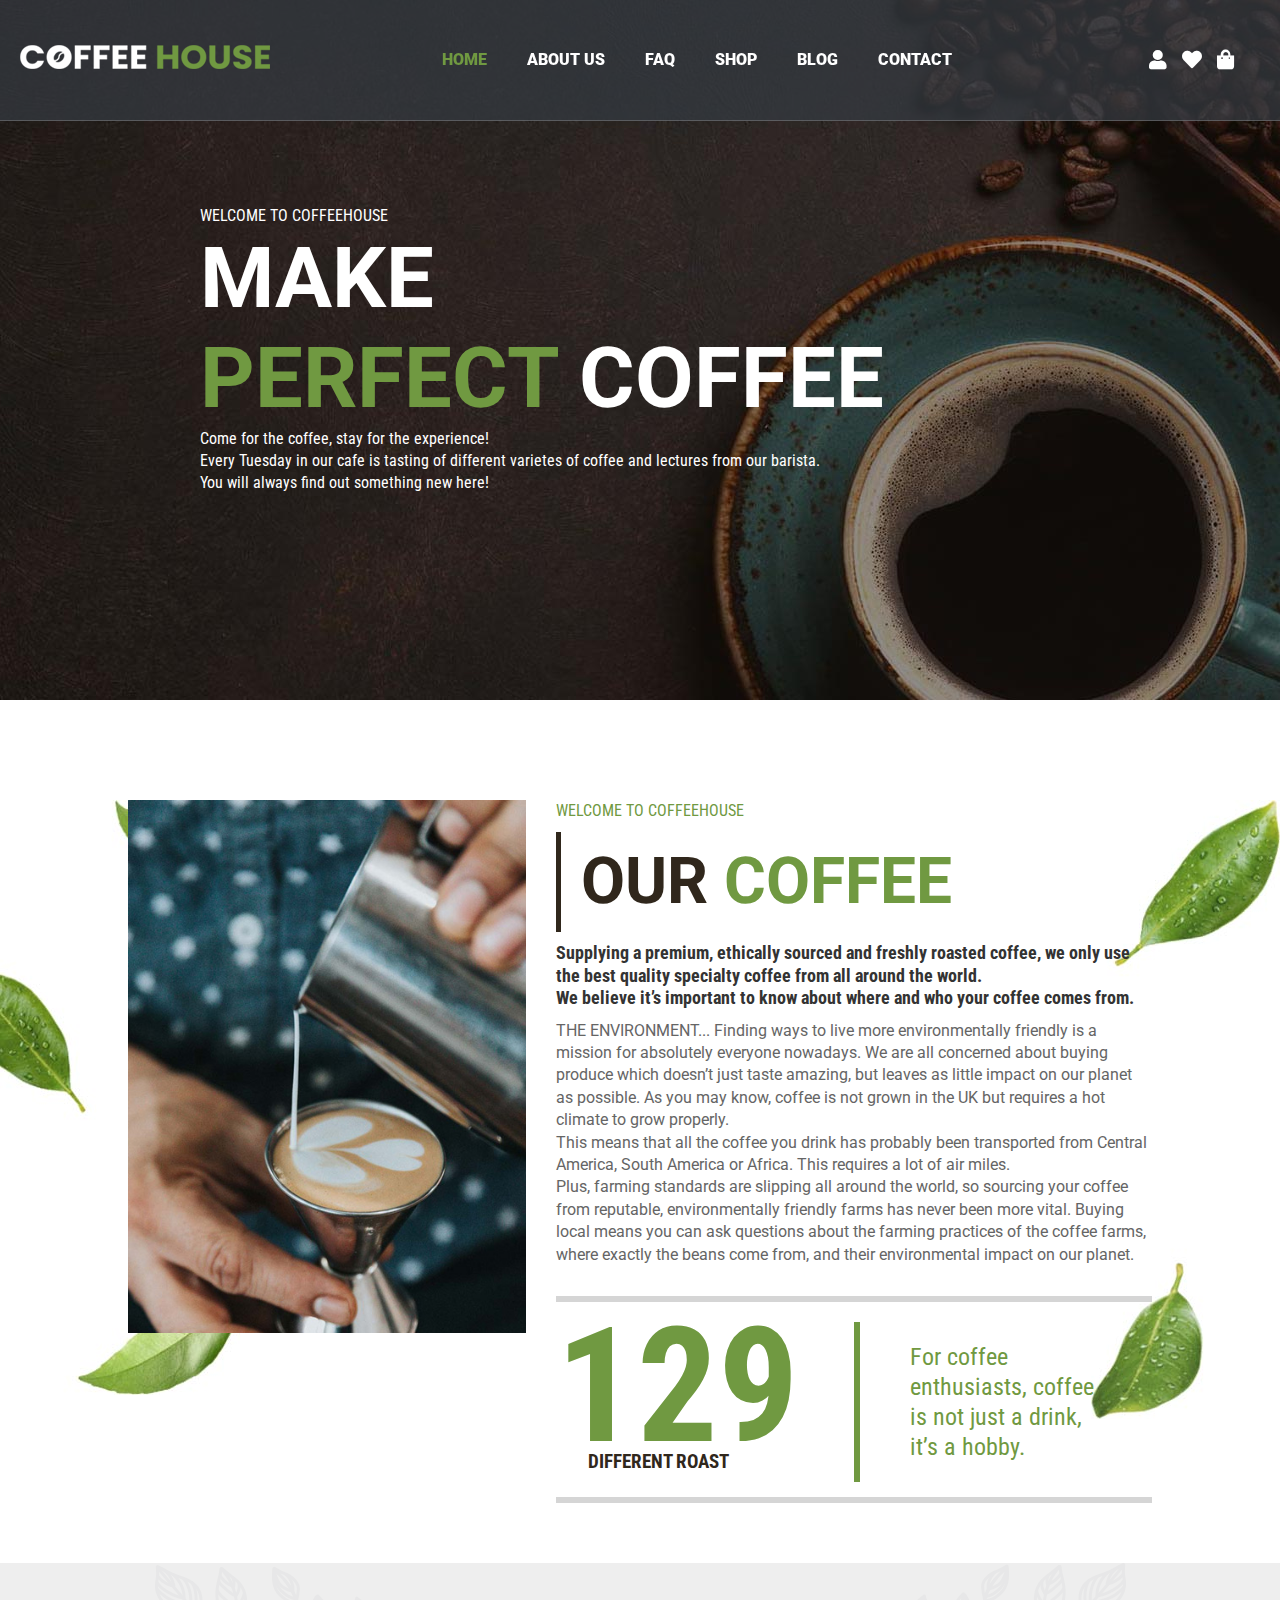
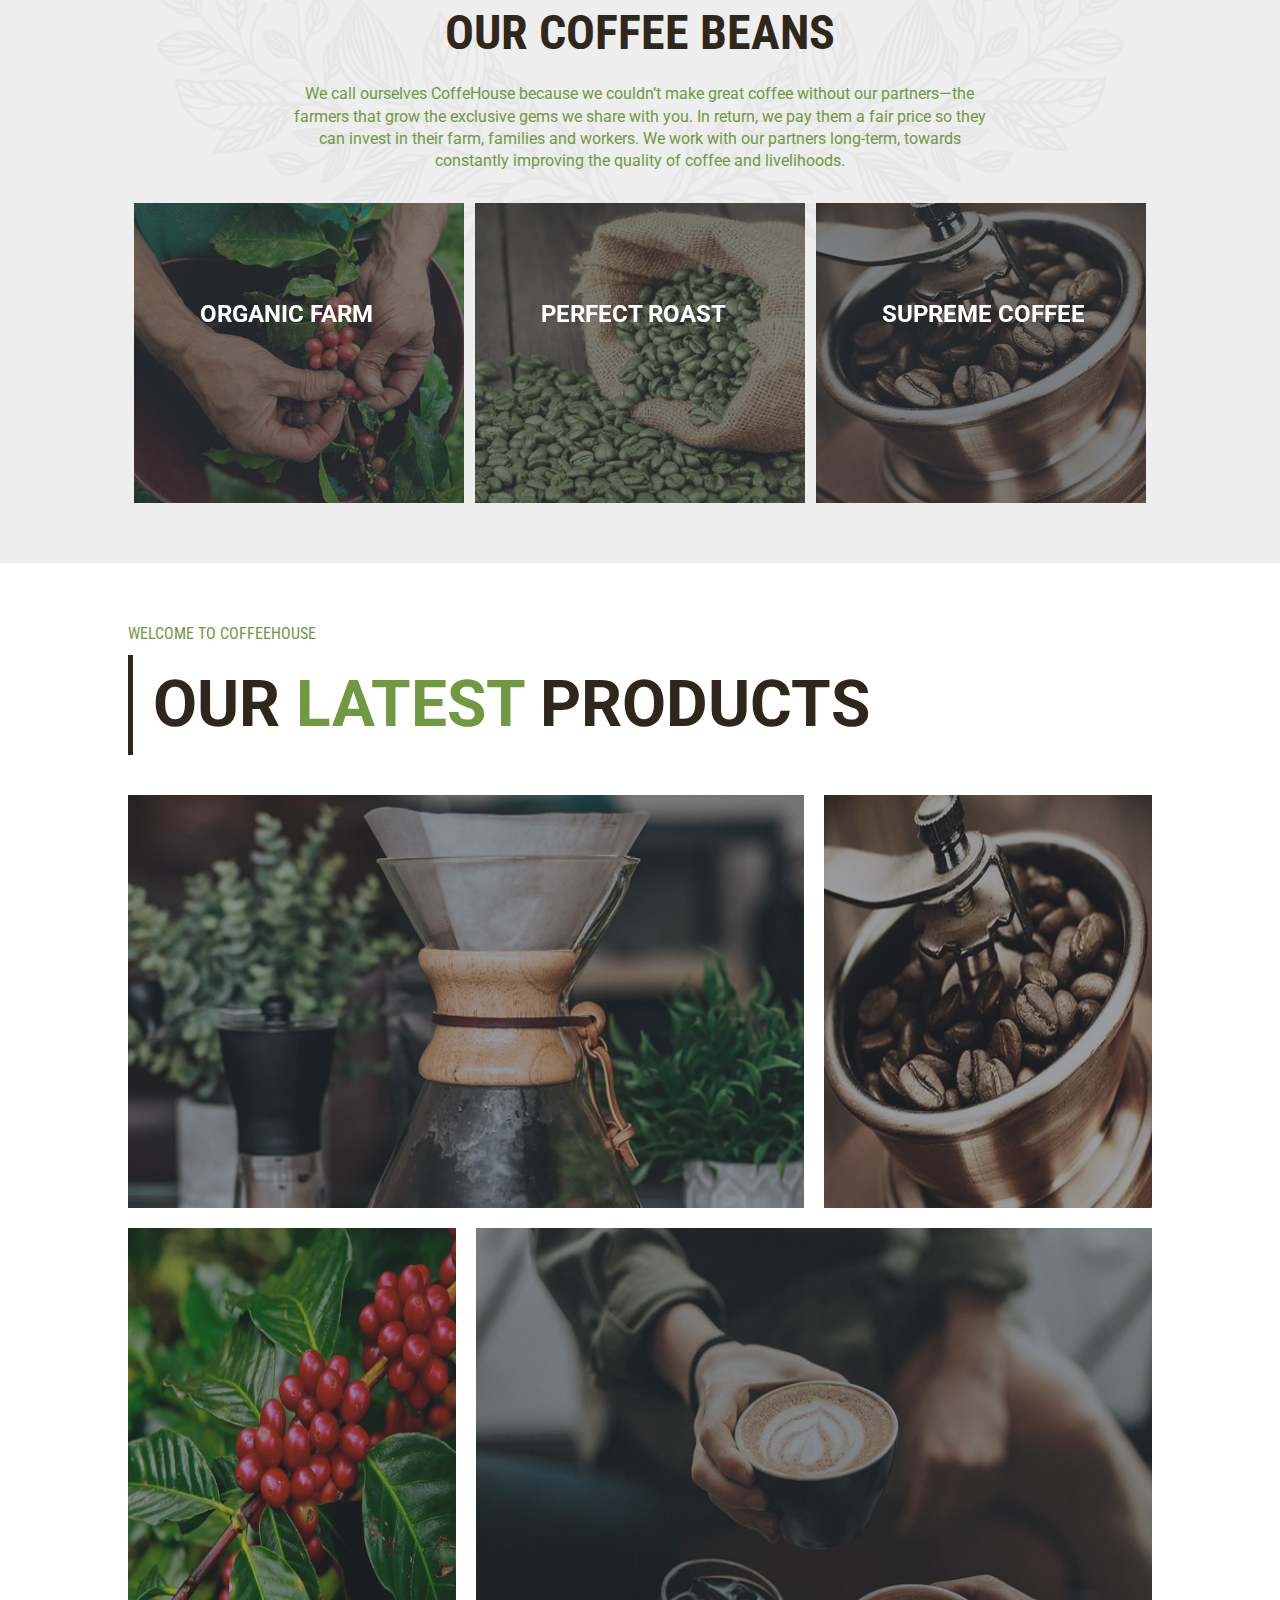
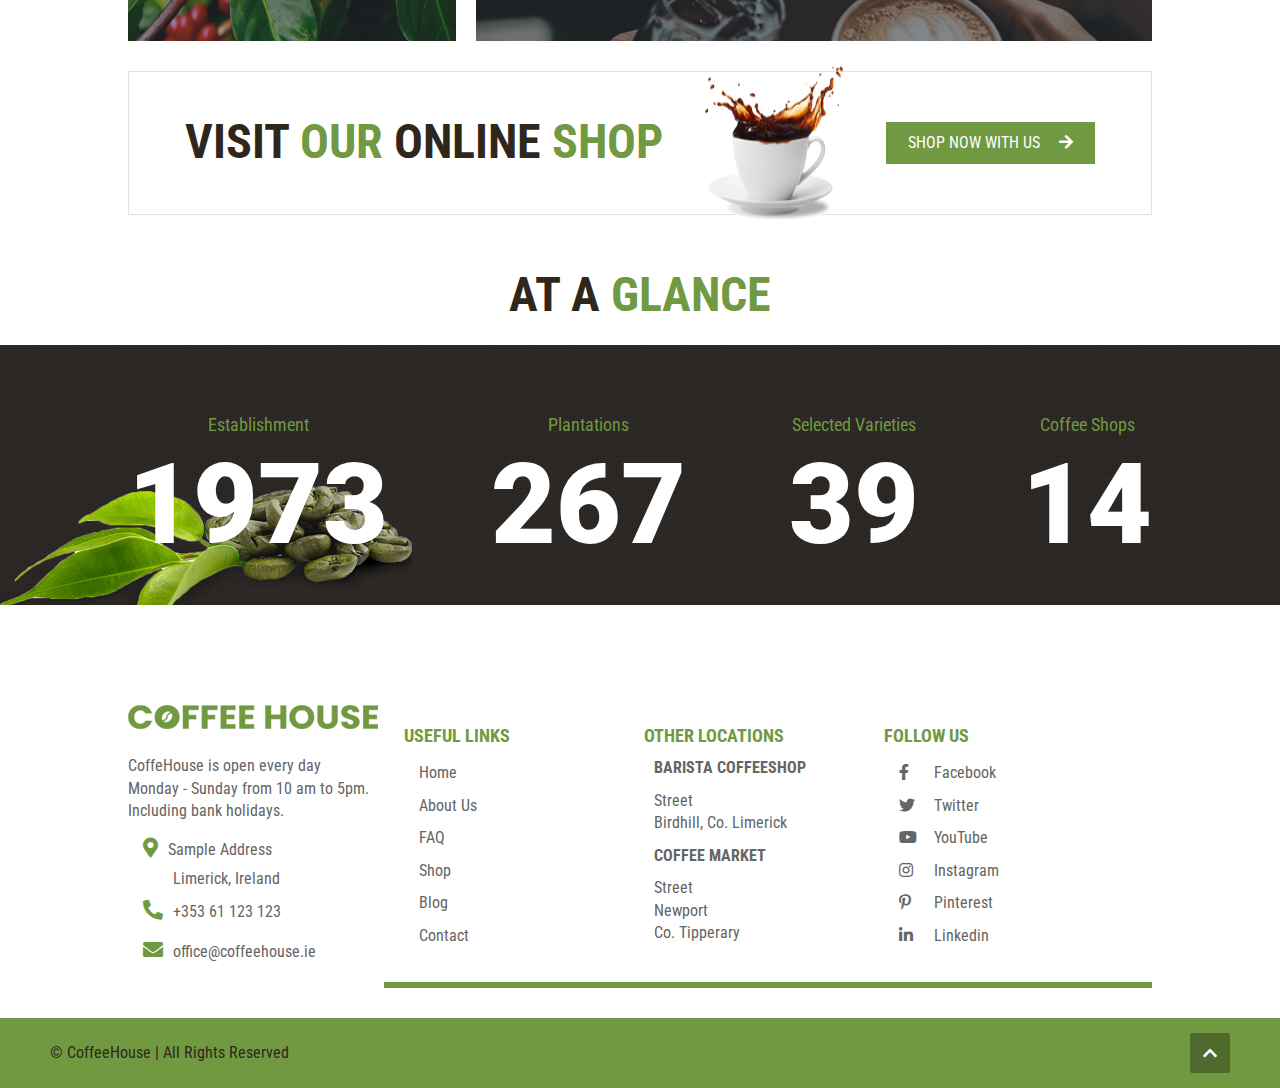
<file: index.html>
<!DOCTYPE html>
<html lang="en">

<head>
    <meta charset="UTF-8">
    <meta name="viewport" content="width=device-width, initial-scale=1.0">
    <title>Shopify Website Layout</title>
    <link rel="stylesheet" href="css/style.css">
    <!-- Favicon -->
    <link rel="shortcut icon" href="images/favicon.ico" />
</head>

<body>
    <header>
        <div id="top"></div>
        <div class="header__navbar">
            <div class="header__navbar-logo">
                <a href="index.html"><img class="responsive" src="images/logo.png" alt="company logo"></a>
            </div>
            <nav class="header__navbar-nav">
                <input type="checkbox" id="navToggle">
                <label for="navToggle" class="nav-icon"><i class="fa fa-bars"></i></label>
                <ul class="menu">
                    <li class="current-menu-item"><a href="index.html">Home</a></li>
                    <li><a href="about.html">About Us</a></li>
                    <li><a href="faq.html">FAQ</a></li>
                    <li><a href="shop.html">Shop</a></li>
                    <li><a href="blog.html">Blog</a></li>
                    <li><a href="contact.html">Contact</a></li>
                </ul>
            </nav>
            <div class="header__navbar-cartlogin">
                <ul class="cart-icons">
                    <li><a href="#" class="cart-icon" title="View your Profile"> <i class="fa fa-user"></i></a></li>
                    <li><a href="#" class="cart-icon" title="View your Wishlist"> <i class="fa fa-heart"></i></a></li>
                    <li><a href="cart.html" class="cart-icon" title="View your Shopping Cart"> <i class="fa fa-shopping-bag"></i></a></li>
                </ul>
            </div>
        </div>
        <!-- Hero Banner -->
        <section class="header__navbar-banner">
            <p class="welcome">Welcome to CoffeeHouse</p>
            <h1>Make <br><span>Perfect</span> Coffee</h1>
            <p>Come for the coffee, stay for the experience! <br>
                Every Tuesday in our cafe is tasting of different varietes of coffee
                and lectures from our barista. <br>
                You will always find out something new here!</p>
        </section>
    </header>
    <!-- Main Section -->
    <main>
        <section class="welcome-message">
            <div class="image-left">
                <div>
                    <img class="responsive" src="images/our_passion.jpg" alt="coffe passion">
                </div>
            </div>
            <div class="right-column">
                <p class="welcome">Welcome to CoffeeHouse</p>
                <h2>Our <span>Coffee</span></h2>
                <p class="bolder">Supplying a premium, ethically sourced and freshly roasted coffee,
                    we only use the best quality specialty coffee from all around the world. <br>
                    We believe it’s important to know about where and who your coffee comes from. </p>
                <p>THE ENVIRONMENT... Finding ways to live more environmentally friendly is
                    a mission for absolutely everyone nowadays. We are all concerned about buying produce
                    which doesn’t just taste amazing, but leaves as little impact on our planet
                    as possible. As you may know, coffee is not grown in the UK but requires
                    a hot climate to grow properly. <br>
                    This means that all the coffee you drink has probably been transported from
                    Central America, South America or Africa. This requires a lot of air miles. <br>
                    Plus, farming standards are slipping all around the world, so sourcing your coffee
                    from reputable, environmentally friendly farms has never been more vital. Buying
                    local means you can ask questions about the farming practices of the coffee farms,
                    where exactly the beans come from, and their environmental impact on our planet.</p>
                <div class="features">
                    <div class="big-number">
                        129
                        <p>Different Roast</p>
                    </div>
                    <div class="slogan">
                        For coffee enthusiasts, coffee is not just a drink, it’s a hobby.
                    </div>
                </div>
            </div>
        </section>
        <!-- Service Section -->
        <section class="service">
            <div class="row">
                <h3>Our Coffee Beans</h3>
                <p>We call ourselves CoffeHouse because we couldn’t make great coffee without our partners—the farmers
                    that grow the exclusive gems we share with you. In return, we pay them a fair price so they can
                    invest in their farm, families and workers. We work with our partners long-term, towards constantly
                    improving the quality of coffee and livelihoods.</p>
            </div>
            <!-- Card Section -->
            <div class="card-container">
                <div class="card-item item-1">
                    <div class="card-item-inner">
                        <a href="#">
                            <div class="primary-title">
                                <h4>Organic Farm</h4>
                            </div>
                            <div class="item-content">
                                <p class="title">Orgin</p>
                                <p class="description">In recent years, organic farm have become even more visible in
                                    coffee production. Customers are interested in knowing the origins of their coffee
                                    beans and the stories of the farmers that grew them. Ethical sourcing coffee.
                                </p>
                            </div>
                        </a>
                    </div>
                </div>
                <div class="card-item item-2">
                    <div class="card-item-inner">
                        <a href="#">
                            <div class="primary-title">
                                <h4>Perfect Roast</h4>
                            </div>
                            <div class="item-content">
                                <p class="title">Fresh Coffee</p>
                                <p class="description">We roast exciting, hard-to-find speciality coffee. Our
                                    roastmasters are experts at bringing the best flavour out of each particular coffee.
                                    We roast all our coffee fresh to order, which means you receive it as fresh and
                                    tasty as it gets.
                                </p>
                            </div>
                        </a>
                    </div>
                </div>
                <div class="card-item item-3">
                    <div class="card-item-inner">
                        <a href="#">
                            <div class="primary-title">
                                <h4>Supreme Coffee</h4>
                            </div>
                            <div class="item-content">
                                <p class="title">Our Coffee</p>
                                <p class="description">We source the finest coffee from farmers we believe in. we work
                                    in 14 countries with over 42 producer partners to bring you an ever changing
                                    selection of delicious coffees, from our house blends to perfect single origins.
                                </p>
                            </div>
                        </a>
                    </div>
                </div>
            </div>
        </section>
        <!-- Product Section -->
        <section class="products">
            <p class="welcome">Welcome to CoffeeHouse</p>
            <h2>Our <span>Latest</span> Products</h2>
            <div class="product-gallery">
                <img class="responsive" src="images/home_brew.jpg" alt="home brew equipment">
                <img class="small responsive" src="images/grinders.jpg" alt="coffee grinders">
                <img class="small responsive" src="images/coffee_subscription.jpg" alt="coffee subscriptions">
                <img class="responsive" src="images/beans.jpg" alt="coffee wholebeans">
            </div>
            <div class="visit-shop">
                <h3>Visit <span>Our</span> Online <span>Shop</span></h3>
                <img class="responsive" src="images/small_cup.png" alt="small cup">
                <a class="button" href="shop.html">Shop Now With Us <i class="fa fa-arrow-right"></i></a>
            </div>
        </section>
        <!-- Bottom Panel Section -->
        <section class="bottom-panel">
            <h3>At a <span>Glance</span></h3>
            <div class="brown-panel">
                <div class="company">
                    <div class="big-number">
                        <p>Establishment</p>
                        1973
                    </div>
                    <div class="big-number">
                        <p>Plantations</p>
                        267
                    </div>
                    <div class="big-number">
                        <p>Selected Varieties</p>
                        39
                    </div>
                    <div class="big-number">
                        <p>Coffee Shops</p>
                        14
                    </div>
                </div>
            </div>
        </section>
    </main>
    <footer>
        <div class="footer-container">
            <section class="footer__contact">
                <div class="footer__contact-logo"><a href="index.html"><img class="logo responsive"
                            src="images/green_logo.png" alt="company logo"></a></div>
                <p>CoffeHouse is open every day <br>
                    Monday - Sunday from 10 am to 5pm. <br>
                    Including bank holidays.</p>
                <ul class="footer__contact-address">
                    <li><i class="fas fa-map-marker-alt"></i>Sample Address <br> &nbsp &nbsp &nbsp &nbsp &nbsp Limerick,
                        Ireland</li>
                    <li><i class="fas fa-phone-alt"></i><a href="tel://+353 61 123 123">+353 61 123 123</a></li>
                    <li><i class="far fa-envelope"></i><a href="mailto: office@coffeehouse.ie">office@coffeehouse.ie</a>
                    </li>
                </ul>
            </section>
            <section class="footer__links">
                <div class="footer__links-useful">
                    <h4>Useful Links</h4>
                    <ul>
                        <li><a href="index.html">Home</a></li>
                        <li><a href="about.html">About Us</a></li>
                        <li><a href="faq.html">FAQ</a></li>
                        <li><a href="shop.html">Shop</a></li>
                        <li><a href="blog.html">Blog</a></li>
                        <li><a href="contact.html">Contact</a></li>
                    </ul>
                </div>
                <div class="footer__links-locations">
                    <h4>Other Locations</h4>
                    <p class="title">Barista CoffeeShop</p>
                    <p>Street<br>
                        Birdhill, Co. Limerick
                    </p>
                    <p class="title">Coffee Market</p>
                    <p>Street<br>
                        Newport<br>
                        Co. Tipperary
                    </p>
                </div>
                <div class="footer__links-social">
                    <h4>Follow Us</h4>
                    <ul>
                        <li><a href="#"><i class="fab fa-facebook-f"></i>Facebook</a></li>
                        <li><a href="#"><i class="fab fa-twitter"></i>Twitter</a></li>
                        <li><a href="#"><i class="fab fa-youtube"></i>YouTube</a></li>
                        <li><a href="#"><i class="fab fa-instagram"></i>Instagram</a></li>
                        <li><a href="#"><i class="fab fa-pinterest-p"></i>Pinterest</a></li>
                        <li><a href="#"><i class="fab fa-linkedin-in"></i>Linkedin</a></li>
                    </ul>
                </div>
            </section>
        </div>
        <section class="footer__copyright">
            <p>© CoffeeHouse | All Rights Reserved</p>
            <a href="#top" id="top-button"></a>
        </section>
    </footer>
</body>

</html>
</file>
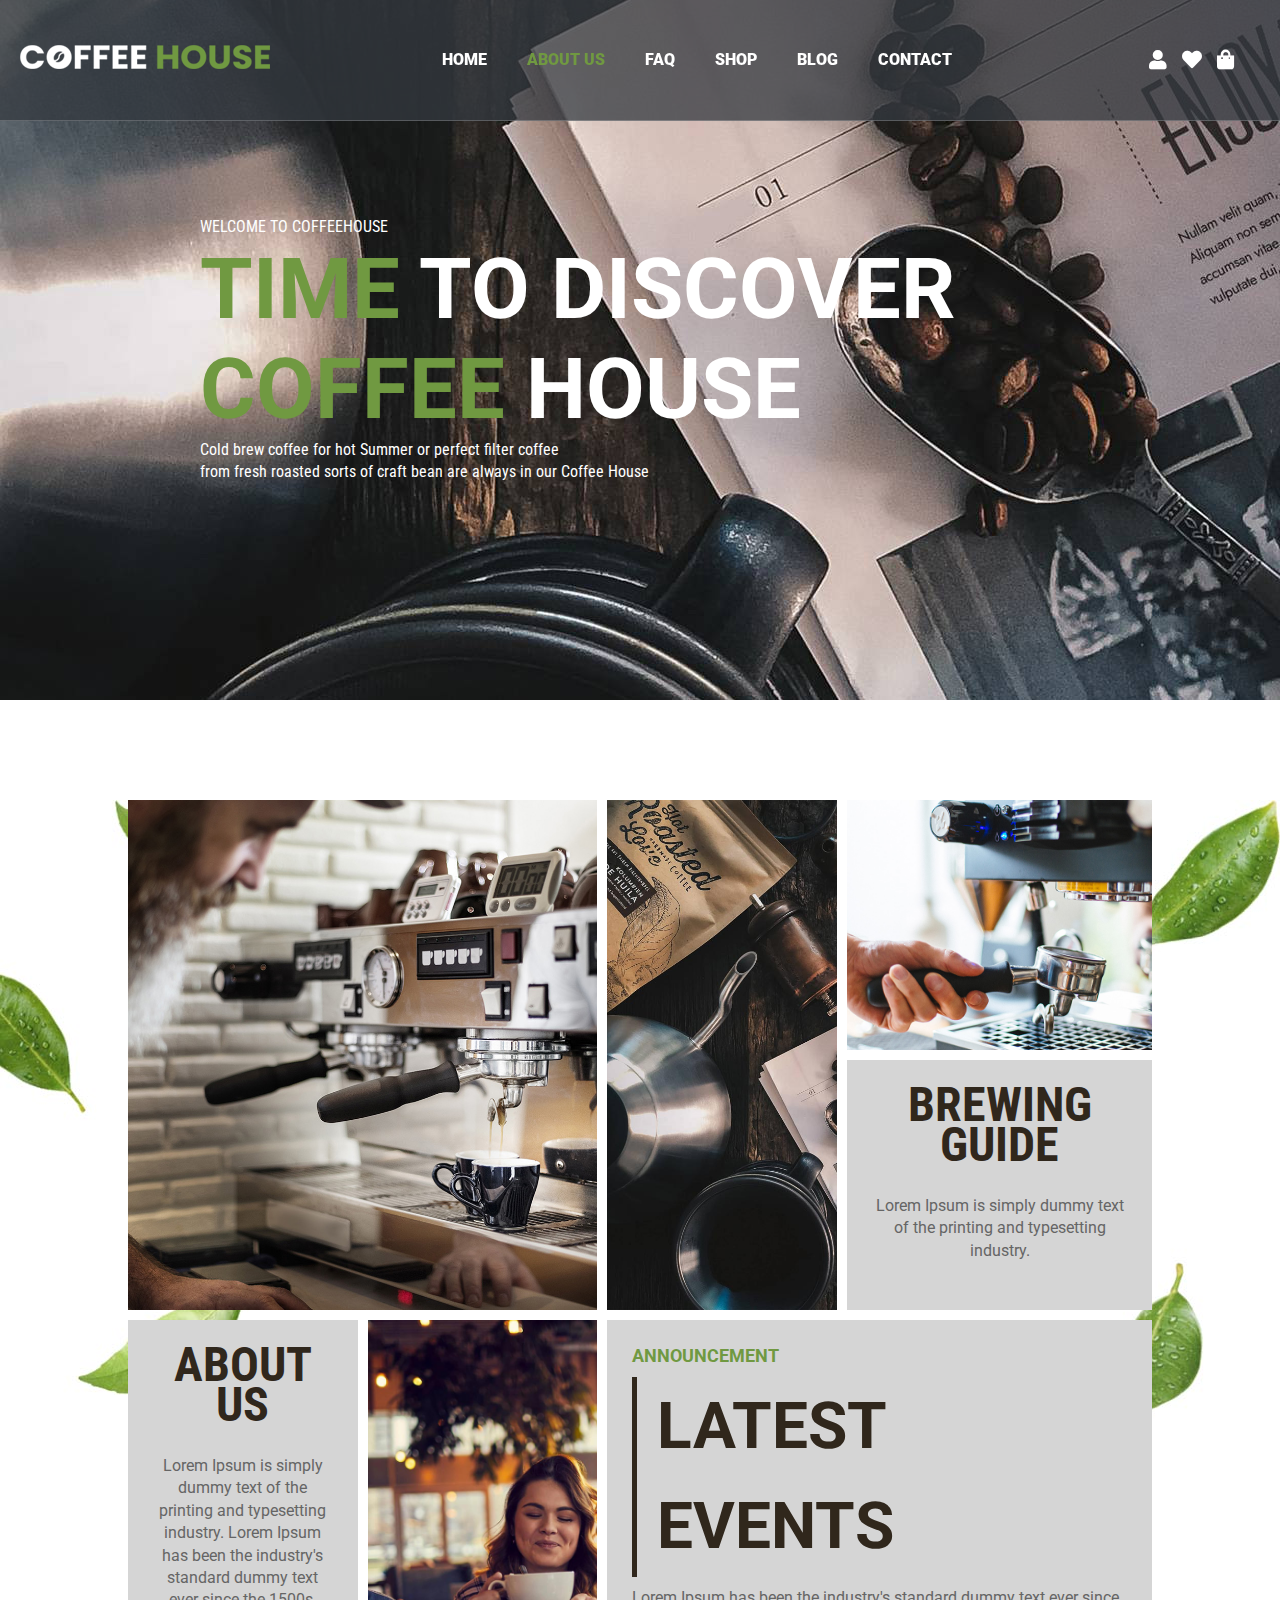
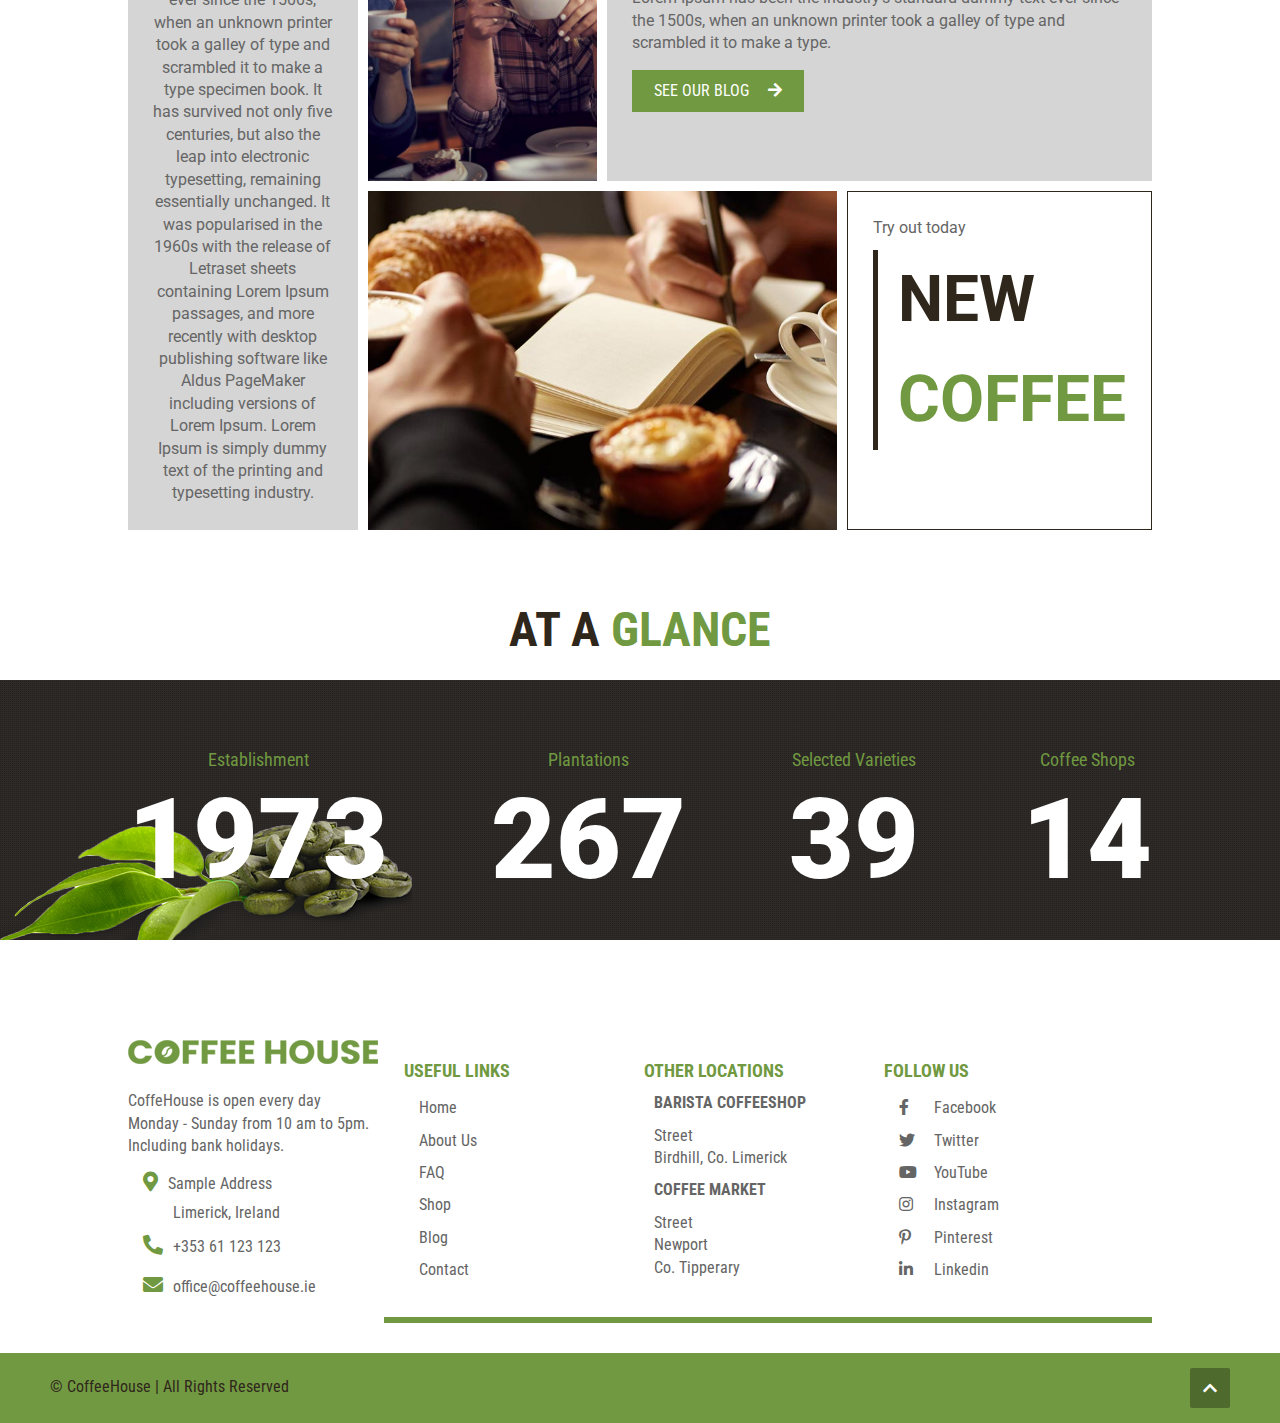
<file: about.html>
<!DOCTYPE html>
<html lang="en">

<head>
    <meta charset="UTF-8">
    <meta name="viewport" content="width=device-width, initial-scale=1.0">
    <title>Shopify Website Layout</title>
    <link rel="stylesheet" href="css/style.css">
    <!-- Favicon -->
    <link rel="shortcut icon" href="images/favicon.ico" />
</head>

<body>
    <header>
        <div id="top"></div>
        <div class="header__navbar">
            <div class="header__navbar-logo">
                <a href="index.html"><img class="responsive" src="images/logo.png" alt="company logo"></a>
            </div>
            <nav class="header__navbar-nav">
                <input type="checkbox" id="navToggle">
                <label for="navToggle" class="nav-icon"><i class="fa fa-bars"></i></label>
                <ul class="menu">
                    <li><a href="index.html">Home</a></li>
                    <li class="current-menu-item"><a href="about.html">About Us</a></li>
                    <li><a href="faq.html">FAQ</a></li>
                    <li><a href="shop.html">Shop</a></li>
                    <li><a href="blog.html">Blog</a></li>
                    <li><a href="contact.html">Contact</a></li>
                </ul>
            </nav>
            <div class="header__navbar-cartlogin">
                <ul class="cart-icons">
                    <li><a href="#" class="cart-icon" title="View your Profile"> <i class="fa fa-user"></i></a></li>
                    <li><a href="#" class="cart-icon" title="View your Wishlist"> <i class="fa fa-heart"></i></a></li>
                    <li><a href="cart.html" class="cart-icon" title="View your Shopping Cart"> <i
                                class="fa fa-shopping-bag"></i></a></li>
                </ul>
            </div>
        </div>
        <!-- Hero Banner -->
        <section class="header__navbar-banner about">
            <p class="welcome">Welcome to CoffeeHouse</p>
            <h1><span>Time</span> To Discover<br> <span>Coffee</span> House</h1>
            <p>Cold brew coffee for hot Summer or perfect filter coffee <br>
                from fresh roasted sorts of craft bean are always in our Coffee House</p>
        </section>
    </header>
    <!-- Main Section -->
    <main>
        <section class="mosaic">
            <div class="mosaic__one"></div>
            <div class="mosaic__two"></div>
            <div class="mosaic__three"></div>
            <div class="mosaic__four">
                <h3>Brewing Guide</h3>
                <p>Lorem Ipsum is simply dummy text of the printing and typesetting industry.</p>
            </div>
            <div class="mosaic__five">
                <h3>About Us</h3>
                <p>Lorem Ipsum is simply dummy text of the printing and typesetting industry. Lorem Ipsum has been the
                    industry's standard dummy text ever since the 1500s, when an unknown printer took a galley of type
                    and scrambled it to make a type specimen book. It has survived not only five centuries, but also the
                    leap into electronic typesetting, remaining essentially unchanged. It was popularised in the 1960s
                    with the release of Letraset sheets containing Lorem Ipsum passages, and more recently with desktop
                    publishing software like Aldus PageMaker including versions of Lorem Ipsum. Lorem Ipsum is simply
                    dummy text of the printing and typesetting industry.</p>
            </div>
            <div class="mosaic__six"></div>
            <div class="mosaic__seven">
                <h4>Announcement</h4>
                <h2>Latest Events</h2>
                <p>Lorem Ipsum has been the industry's standard dummy text ever since the 1500s, when an unknown printer
                    took a galley of type and scrambled it to make a type.</p>
                <a class="button" href="blog.html">See our Blog <i class="fa fa-arrow-right"></i></a>
            </div>
            <div class="mosaic__eight"></div>
            <div class="mosaic__nine">
                <a href="shop.html">
                    <p>Try out today</p>
                    <h2>New <span>Coffee</span></h2>
                </a>
            </div>
        </section>
        <!-- Bottom Panel Section -->
        <section class="bottom-panel">
            <h3>At a <span>Glance</span></h3>
            <div class="brown-panel">
                <div class="company">
                    <div class="big-number">
                        <p>Establishment</p>
                        1973
                    </div>
                    <div class="big-number">
                        <p>Plantations</p>
                        267
                    </div>
                    <div class="big-number">
                        <p>Selected Varieties</p>
                        39
                    </div>
                    <div class="big-number">
                        <p>Coffee Shops</p>
                        14
                    </div>
                </div>
            </div>
        </section>
    </main>
    <footer>
        <div class="footer-container">
            <section class="footer__contact">
                <div class="footer__contact-logo"><a href="index.html"><img class="logo responsive"
                            src="images/green_logo.png" alt="company logo"></a></div>
                <p>CoffeHouse is open every day <br>
                    Monday - Sunday from 10 am to 5pm. <br>
                    Including bank holidays.</p>
                <ul class="footer__contact-address">
                    <li><i class="fas fa-map-marker-alt"></i>Sample Address <br> &nbsp &nbsp &nbsp &nbsp &nbsp Limerick,
                        Ireland</li>
                    <li><i class="fas fa-phone-alt"></i><a href="tel://+353 61 123 123">+353 61 123 123</a></li>
                    <li><i class="far fa-envelope"></i><a href="mailto: office@coffeehouse.ie">office@coffeehouse.ie</a>
                    </li>
                </ul>
            </section>
            <section class="footer__links">
                <div class="footer__links-useful">
                    <h4>Useful Links</h4>
                    <ul>
                        <li><a href="index.html">Home</a></li>
                        <li><a href="about.html">About Us</a></li>
                        <li><a href="faq.html">FAQ</a></li>
                        <li><a href="shop.html">Shop</a></li>
                        <li><a href="blog.html">Blog</a></li>
                        <li><a href="contact.html">Contact</a></li>
                    </ul>
                </div>
                <div class="footer__links-locations">
                    <h4>Other Locations</h4>
                    <p class="title">Barista CoffeeShop</p>
                    <p>Street<br>
                        Birdhill, Co. Limerick
                    </p>
                    <p class="title">Coffee Market</p>
                    <p>Street<br>
                        Newport<br>
                        Co. Tipperary
                    </p>
                </div>
                <div class="footer__links-social">
                    <h4>Follow Us</h4>
                    <ul>
                        <li><a href="#"><i class="fab fa-facebook-f"></i>Facebook</a></li>
                        <li><a href="#"><i class="fab fa-twitter"></i>Twitter</a></li>
                        <li><a href="#"><i class="fab fa-youtube"></i>YouTube</a></li>
                        <li><a href="#"><i class="fab fa-instagram"></i>Instagram</a></li>
                        <li><a href="#"><i class="fab fa-pinterest-p"></i>Pinterest</a></li>
                        <li><a href="#"><i class="fab fa-linkedin-in"></i>Linkedin</a></li>
                    </ul>
                </div>
            </section>
        </div>
        <section class="footer__copyright">
            <p>© CoffeeHouse | All Rights Reserved</p>
            <a href="#top" id="top-button"></a>
        </section>
    </footer>
</body>

</html>
</file>
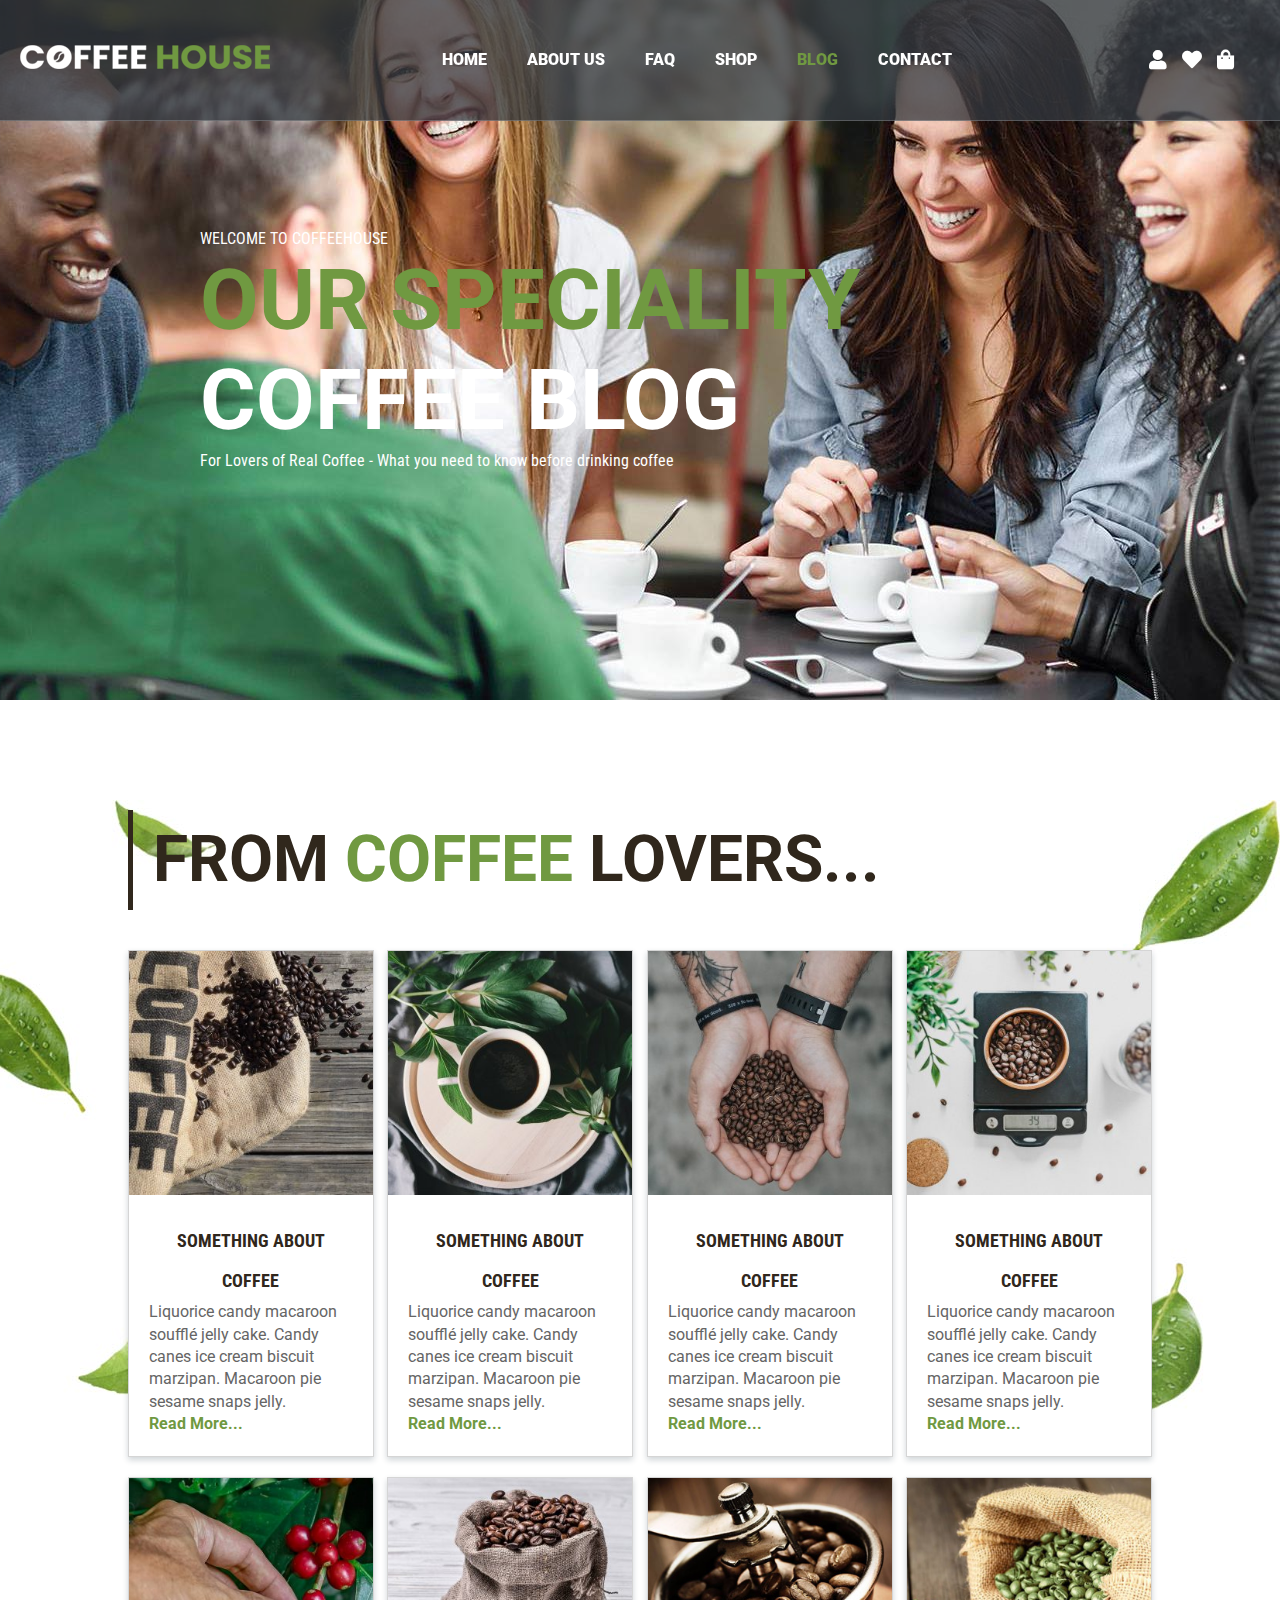
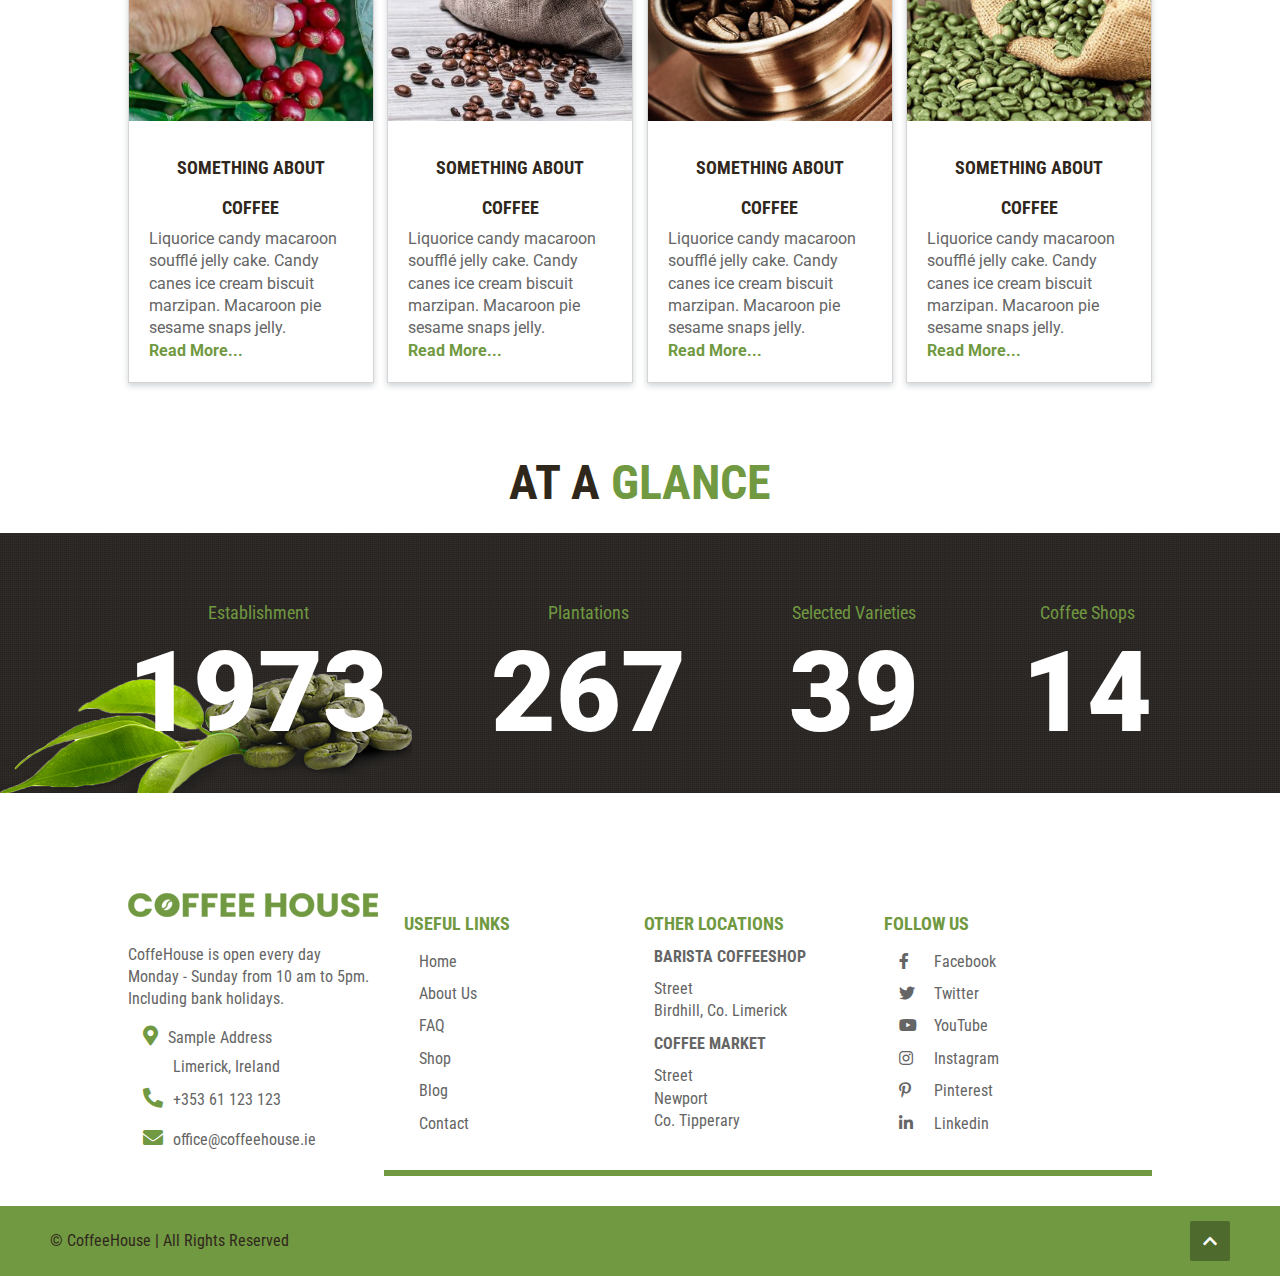
<file: blog.html>
<!DOCTYPE html>
<html lang="en">

<head>
    <meta charset="UTF-8">
    <meta name="viewport" content="width=device-width, initial-scale=1.0">
    <title>Blog For Coffee Lovers</title>
    <link rel="stylesheet" href="css/style.css">
    <!-- Favicon -->
    <link rel="shortcut icon" href="images/favicon.ico" />
</head>

<body>
    <header>
        <div id="top"></div>
        <div class="header__navbar">
            <div class="header__navbar-logo">
                <a href="index.html"><img class="responsive" src="images/logo.png" alt="company logo"></a>
            </div>
            <nav class="header__navbar-nav">
                <input type="checkbox" id="navToggle">
                <label for="navToggle" class="nav-icon"><i class="fa fa-bars"></i></label>
                <ul class="menu">
                    <li><a href="index.html">Home</a></li>
                    <li><a href="about.html">About Us</a></li>
                    <li><a href="faq.html">FAQ</a></li>
                    <li><a href="shop.html">Shop</a></li>
                    <li class="current-menu-item"><a href="blog.html">Blog</a></li>
                    <li><a href="contact.html">Contact</a></li>
                </ul>
            </nav>
            <div class="header__navbar-cartlogin">
                <ul class="cart-icons">
                    <li><a href="#" class="cart-icon" title="View your Profile"> <i class="fa fa-user"></i></a></li>
                    <li><a href="#" class="cart-icon" title="View your Wishlist"> <i class="fa fa-heart"></i></a></li>
                    <li><a href="cart.html" class="cart-icon" title="View your Shopping Cart"> <i
                                class="fa fa-shopping-bag"></i></a></li>
                </ul>
            </div>
        </div>
        <!-- Hero Banner -->
        <section class="header__navbar-banner blog">
            <p class="welcome">Welcome to CoffeeHouse</p>
            <h1><span>Our Speciality</span> <br>
                Coffee Blog</h1>
            <p>For Lovers of Real Coffee - What you need to know before drinking coffee</p>
        </section>
    </header>
    <!-- Main Section -->
    <main>
        <section class="main__blog">
            <h2>From <span>coffee</span> lovers...</h2>
            <div class="main__blog-content">
                <article class="card">
                    <img class="responsive" src="images/blog_post1.jpg" alt="coffee beans" />
                    <div class="blog-info">
                        <h5>Something about coffee</h5>
                        <p>Liquorice candy macaroon soufflé jelly cake. Candy canes ice cream
                            biscuit marzipan. Macaroon pie sesame snaps jelly.
                        </p>
                        <p><a href="#">Read More...</a></p>
                    </div>
                </article>
                <article class="card">
                    <img class="responsive" src="images/blog_post2.jpg" alt="coffee beans" />
                    <div class="blog-info">
                        <h5>Something about coffee</h5>
                        <p>Liquorice candy macaroon soufflé jelly cake. Candy canes ice cream
                            biscuit marzipan. Macaroon pie sesame snaps jelly.
                        </p>
                        <p><a href="#">Read More...</a></p>
                    </div>
                </article>
                <article class="card">
                    <img class="responsive" src="images/blog_post3.jpg" alt="coffee beans" />
                    <div class="blog-info">
                        <h5>Something about coffee</h5>
                        <p>Liquorice candy macaroon soufflé jelly cake. Candy canes ice cream
                            biscuit marzipan. Macaroon pie sesame snaps jelly.
                        </p>
                        <p><a href="#">Read More...</a></p>
                    </div>
                </article>
                <article class="card">
                    <img class="responsive" src="images/blog_post4.jpg" alt="coffee beans" />
                    <div class="blog-info">
                        <h5>Something about coffee</h5>
                        <p>Liquorice candy macaroon soufflé jelly cake. Candy canes ice cream
                            biscuit marzipan. Macaroon pie sesame snaps jelly.
                        </p>
                        <p><a href="#">Read More...</a></p>
                    </div>
                </article>
                <article class="card">
                    <img class="responsive" src="images/blog_post5.jpg" alt="coffee beans" />
                    <div class="blog-info">
                        <h5>Something about coffee</h5>
                        <p>Liquorice candy macaroon soufflé jelly cake. Candy canes ice cream
                            biscuit marzipan. Macaroon pie sesame snaps jelly.
                        </p>
                        <p><a href="#">Read More...</a></p>
                    </div>
                </article>
                <article class="card">
                    <img class="responsive" src="images/blog_post6.jpg" alt="coffee beans" />
                    <div class="blog-info">
                        <h5>Something about coffee</h5>
                        <p>Liquorice candy macaroon soufflé jelly cake. Candy canes ice cream
                            biscuit marzipan. Macaroon pie sesame snaps jelly.
                        </p>
                        <p><a href="#">Read More...</a></p>
                    </div>
                </article>
                <article class="card">
                    <img class="responsive" src="images/blog_post7.jpg" alt="coffee beans" />
                    <div class="blog-info">
                        <h5>Something about coffee</h5>
                        <p>Liquorice candy macaroon soufflé jelly cake. Candy canes ice cream
                            biscuit marzipan. Macaroon pie sesame snaps jelly.
                        </p>
                        <p><a href="#">Read More...</a></p>
                    </div>
                </article>
                <article class="card">
                    <img class="responsive" src="images/blog_post8.jpg" alt="coffee beans" />
                    <div class="blog-info">
                        <h5>Something about coffee</h5>
                        <p>Liquorice candy macaroon soufflé jelly cake. Candy canes ice cream
                            biscuit marzipan. Macaroon pie sesame snaps jelly.
                        </p>
                        <p><a href="#">Read More...</a></p>
                    </div>
                </article>
            </div>
        </section>
        <!-- Bottom Panel Section -->
        <section class="bottom-panel">
            <h3>At a <span>Glance</span></h3>
            <div class="brown-panel">
                <div class="company">
                    <div class="big-number">
                        <p>Establishment</p>
                        1973
                    </div>
                    <div class="big-number">
                        <p>Plantations</p>
                        267
                    </div>
                    <div class="big-number">
                        <p>Selected Varieties</p>
                        39
                    </div>
                    <div class="big-number">
                        <p>Coffee Shops</p>
                        14
                    </div>
                </div>
            </div>
        </section>
    </main>
    <footer>
        <div class="footer-container">
            <section class="footer__contact">
                <div class="footer__contact-logo"><a href="index.html"><img class="logo responsive"
                            src="images/green_logo.png" alt="company logo"></a></div>
                <p>CoffeHouse is open every day <br>
                    Monday - Sunday from 10 am to 5pm. <br>
                    Including bank holidays.</p>
                <ul class="footer__contact-address">
                    <li><i class="fas fa-map-marker-alt"></i>Sample Address <br> &nbsp &nbsp &nbsp &nbsp &nbsp Limerick,
                        Ireland</li>
                    <li><i class="fas fa-phone-alt"></i><a href="tel://+353 61 123 123">+353 61 123 123</a></li>
                    <li><i class="far fa-envelope"></i><a href="mailto: office@coffeehouse.ie">office@coffeehouse.ie</a>
                    </li>
                </ul>
            </section>
            <section class="footer__links">
                <div class="footer__links-useful">
                    <h4>Useful Links</h4>
                    <ul>
                        <li><a href="index.html">Home</a></li>
                        <li><a href="about.html">About Us</a></li>
                        <li><a href="faq.html">FAQ</a></li>
                        <li><a href="shop.html">Shop</a></li>
                        <li><a href="blog.html">Blog</a></li>
                        <li><a href="contact.html">Contact</a></li>
                    </ul>
                </div>
                <div class="footer__links-locations">
                    <h4>Other Locations</h4>
                    <p class="title">Barista CoffeeShop</p>
                    <p>Street<br>
                        Birdhill, Co. Limerick
                    </p>
                    <p class="title">Coffee Market</p>
                    <p>Street<br>
                        Newport<br>
                        Co. Tipperary
                    </p>
                </div>
                <div class="footer__links-social">
                    <h4>Follow Us</h4>
                    <ul>
                        <li><a href="#"><i class="fab fa-facebook-f"></i>Facebook</a></li>
                        <li><a href="#"><i class="fab fa-twitter"></i>Twitter</a></li>
                        <li><a href="#"><i class="fab fa-youtube"></i>YouTube</a></li>
                        <li><a href="#"><i class="fab fa-instagram"></i>Instagram</a></li>
                        <li><a href="#"><i class="fab fa-pinterest-p"></i>Pinterest</a></li>
                        <li><a href="#"><i class="fab fa-linkedin-in"></i>Linkedin</a></li>
                    </ul>
                </div>
            </section>
        </div>
        <section class="footer__copyright">
            <p>© CoffeeHouse | All Rights Reserved</p>
            <a href="#top" id="top-button"></a>
        </section>
    </footer>
</body>

</html>
</file>
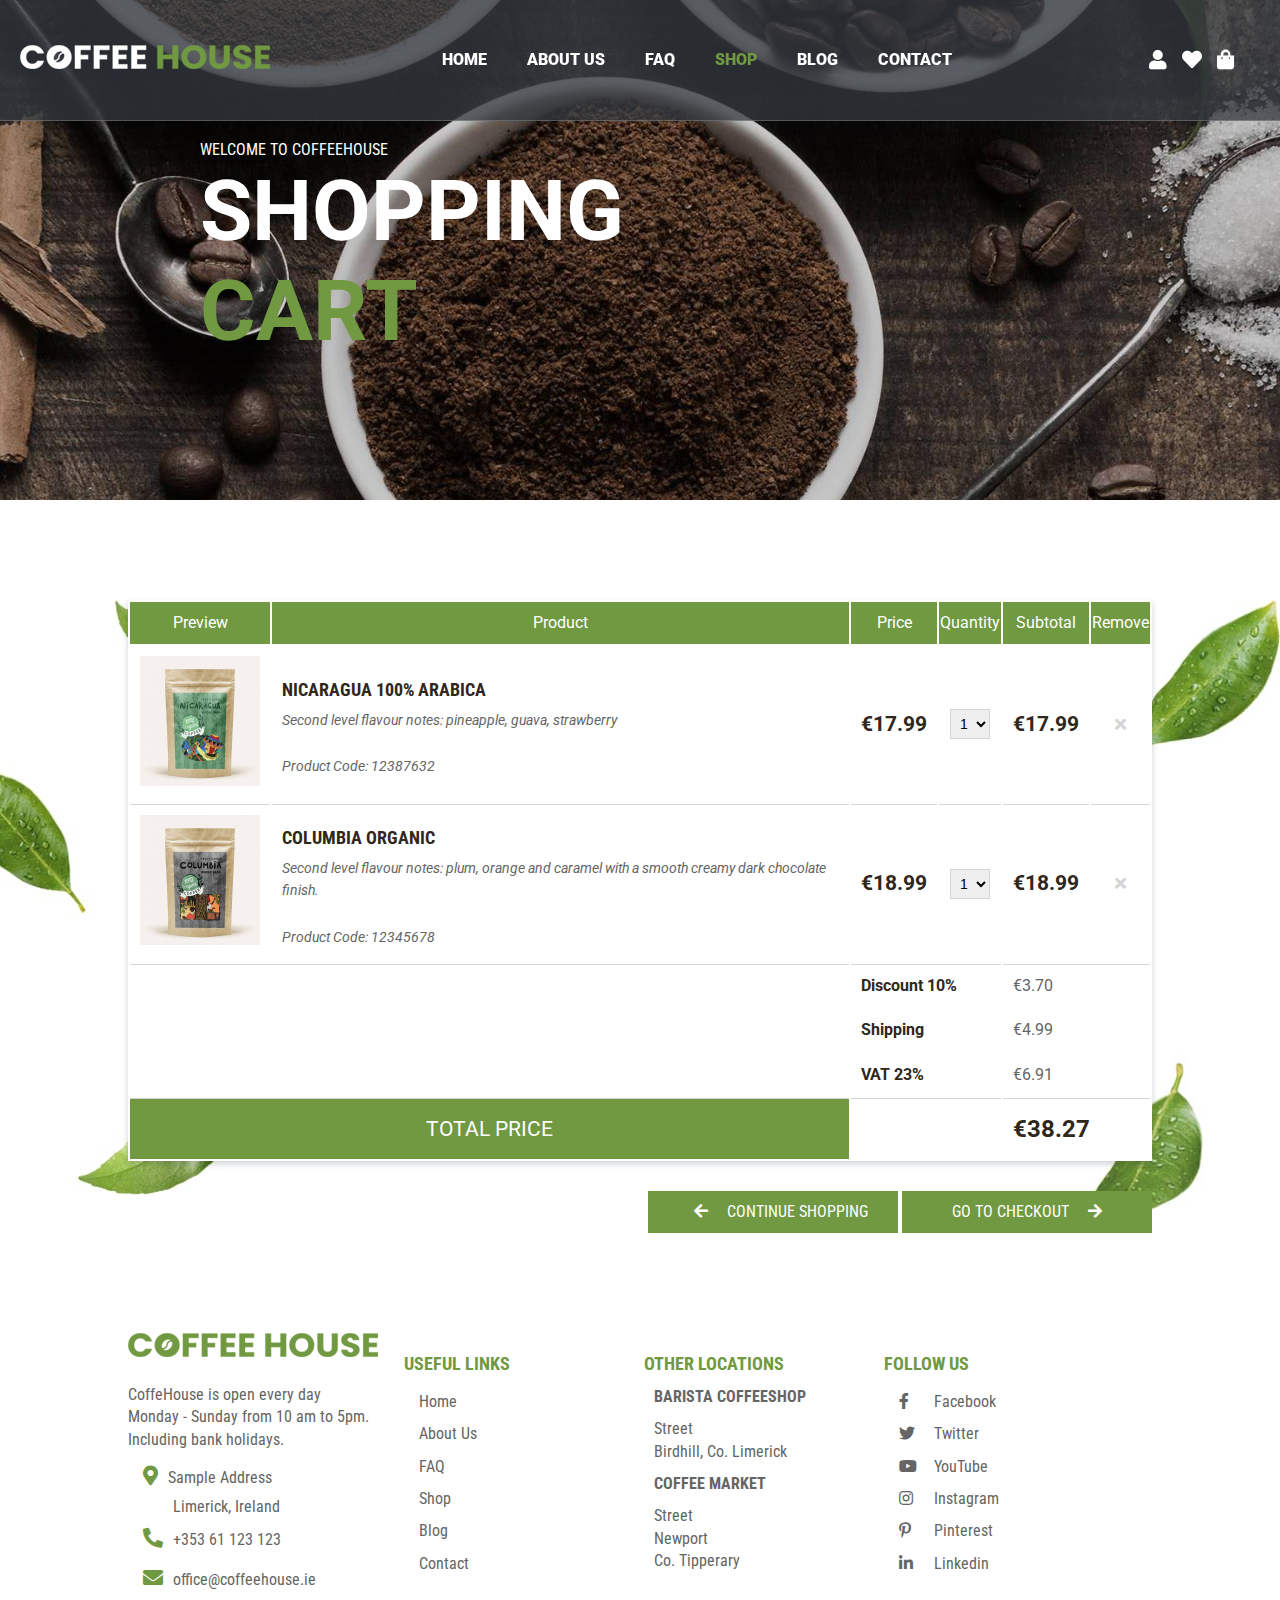
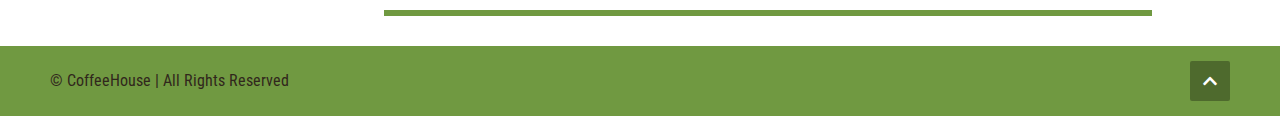
<file: cart.html>
<!DOCTYPE html>
<html lang="en">

<head>
    <meta charset="UTF-8">
    <meta name="viewport" content="width=device-width, initial-scale=1.0">
    <title>E-commerce Checkout</title>
    <link rel="stylesheet" href="css/style.css">
    <!-- Favicon -->
    <link rel="shortcut icon" href="images/favicon.ico" />
</head>

<body>
    <header>
        <div id="top"></div>
        <div class="header__navbar">
            <div class="header__navbar-logo">
                <a href="index.html"><img class="responsive" src="images/logo.png" alt="company logo"></a>
            </div>
            <nav class="header__navbar-nav">
                <input type="checkbox" id="navToggle">
                <label for="navToggle" class="nav-icon"><i class="fa fa-bars"></i></label>
                <ul class="menu">
                    <li><a href="index.html">Home</a></li>
                    <li><a href="about.html">About Us</a></li>
                    <li><a href="faq.html">FAQ</a></li>
                    <li class="current-menu-item"><a href="shop.html">Shop</a></li>
                    <li><a href="blog.html">Blog</a></li>
                    <li><a href="contact.html">Contact</a></li>
                </ul>
            </nav>
            <div class="header__navbar-cartlogin">
                <ul class="cart-icons">
                    <li><a href="#" class="cart-icon" title="View your Profile"> <i class="fa fa-user"></i></a></li>
                    <li><a href="#" class="cart-icon" title="View your Wishlist"> <i class="fa fa-heart"></i></a></li>
                    <li><a href="cart.html" class="cart-icon" title="View your Shopping Cart"> <i
                                class="fa fa-shopping-bag"></i></a></li>
                </ul>
            </div>
        </div>
        <!-- Hero Banner -->
        <section class="header__navbar-banner cart">
            <p class="welcome">Welcome to CoffeeHouse</p>
            <h1>Shopping <br><span>Cart</span></h1>
        </section>
    </header>
    <!-- Main Section -->
    <main>
        <table class="checkout">
            <thead>
                <tr>
                    <th class="product-thumbnail">Preview</th>
                    <th class="product-name">Product</th>
                    <th class="product-prices">Price</th>
                    <th class="product-quantity">Quantity</th>
                    <th class="product-subtotal">Subtotal</th>
                    <th class="product-remove">Remove</th>
                </tr>
            </thead>
            <tbody>
                <tr>
                    <td>
                        <div class="thumbnail">
                            <img class="responsive" src="images/product1.jpg" alt="coffee beans" />
                        </div>
                    </td>
                    <td>
                        <div class="description">
                            <h5>Nicaragua 100% Arabica</h5>
                            <div class="tag-line">
                                Second level flavour notes: pineapple, guava, strawberry
                            </div>
                            <div class="product-id">Product Code: 12387632</div>
                        </div>
                    </td>
                    <td class="resp-table">
                        <div class="price">
                            €17.99
                        </div>
                    </td>
                    <td class="resp-table">
                        <div class="quantity">
                            <select class="chosen-select">
                                <option value="1">1</option>
                                <option value="2">2</option>
                                <option value="3">3</option>
                                <option value="4">4</option>
                            </select>
                        </div>
                    </td>
                    <td class="resp-table">
                        <div class="price">
                            €17.99
                        </div>
                    </td>
                    <td class="resp-table">
                        <div class="delete">
                            <a class="close-btn" href="#"></a>
                        </div>
                    </td>
                </tr>
                <tr>
                    <td>
                        <div class="thumbnail">
                            <img class="responsive" src="images/product2.jpg" alt="coffee beans" />
                        </div>
                    </td>
                    <td>
                        <div class="description">
                            <h5>Columbia Organic</h5>
                            <div class="tag-line">
                                Second level flavour notes: plum, orange and caramel with a smooth creamy dark chocolate
                                finish.
                            </div>
                            <div class="product-id">Product Code: 12345678</div>
                        </div>
                    </td>
                    <td class="resp-table">
                        <div class="price">
                            €18.99
                        </div>
                    </td>
                    <td class="resp-table">
                        <div class="quantity">
                            <select class="chosen-select">
                                <option value="1">1</option>
                                <option value="2">2</option>
                                <option value="3">3</option>
                                <option value="4">4</option>
                            </select>
                        </div>
                    </td>
                    <td class="resp-table">
                        <div class="price">
                            €18.99
                        </div>
                    </td>
                    <td class="resp-table">
                        <div class="delete">
                            <a class="close-btn" href="#"></a>
                        </div>
                    </td>
                </tr>
                <tr>
                    <td colspan="2"></td>
                    <td colspan="2" class="price-key">Discount 10%</td>
                    <td colspan="2" class="price-value">€3.70</td>
                </tr>
                <tr class="no-border">
                    <td colspan="2"></td>
                    <td colspan="2" class="price-key">Shipping</td>
                    <td colspan="2" class="price-value">€4.99</td>
                </tr>
                <tr class="no-border">
                    <td colspan="2"></td>
                    <td colspan="2" class="price-key">VAT 23%</td>
                    <td colspan="2" class="price-value">€6.91</td>
                </tr>
                <tr>
                    <td colspan="2" class="price-total">Total Price</td>
                    <td colspan="2"></td>
                    <td colspan="2" class="price-value_total">€38.27</td>
                </tr>
            </tbody>
        </table>
        <div class="checkout-buttons">
            <a class="button left" href="shop.html"><i class="fa fa-arrow-left"></i> Continue Shopping</a>
            <a class="button" href="#">Go to Checkout <i class="fa fa-arrow-right"></i></a>
        </div>
    </main>
    <footer>
        <div class="footer-container">
            <section class="footer__contact">
                <div class="footer__contact-logo"><a href="index.html"><img class="logo responsive"
                            src="images/green_logo.png" alt="company logo"></a></div>
                <p>CoffeHouse is open every day <br>
                    Monday - Sunday from 10 am to 5pm. <br>
                    Including bank holidays.</p>
                <ul class="footer__contact-address">
                    <li><i class="fas fa-map-marker-alt"></i>Sample Address <br> &nbsp &nbsp &nbsp &nbsp &nbsp Limerick,
                        Ireland</li>
                    <li><i class="fas fa-phone-alt"></i><a href="tel://+353 61 123 123">+353 61 123 123</a></li>
                    <li><i class="far fa-envelope"></i><a href="mailto: office@coffeehouse.ie">office@coffeehouse.ie</a>
                    </li>
                </ul>
            </section>
            <section class="footer__links">
                <div class="footer__links-useful">
                    <h4>Useful Links</h4>
                    <ul>
                        <li><a href="index.html">Home</a></li>
                        <li><a href="about.html">About Us</a></li>
                        <li><a href="faq.html">FAQ</a></li>
                        <li><a href="shop.html">Shop</a></li>
                        <li><a href="blog.html">Blog</a></li>
                        <li><a href="contact.html">Contact</a></li>
                    </ul>
                </div>
                <div class="footer__links-locations">
                    <h4>Other Locations</h4>
                    <p class="title">Barista CoffeeShop</p>
                    <p>Street<br>
                        Birdhill, Co. Limerick
                    </p>
                    <p class="title">Coffee Market</p>
                    <p>Street<br>
                        Newport<br>
                        Co. Tipperary
                    </p>
                </div>
                <div class="footer__links-social">
                    <h4>Follow Us</h4>
                    <ul>
                        <li><a href="#"><i class="fab fa-facebook-f"></i>Facebook</a></li>
                        <li><a href="#"><i class="fab fa-twitter"></i>Twitter</a></li>
                        <li><a href="#"><i class="fab fa-youtube"></i>YouTube</a></li>
                        <li><a href="#"><i class="fab fa-instagram"></i>Instagram</a></li>
                        <li><a href="#"><i class="fab fa-pinterest-p"></i>Pinterest</a></li>
                        <li><a href="#"><i class="fab fa-linkedin-in"></i>Linkedin</a></li>
                    </ul>
                </div>
            </section>
        </div>
        <section class="footer__copyright">
            <p>© CoffeeHouse | All Rights Reserved</p>
            <a href="#top" id="top-button"></a>
        </section>
    </footer>
</body>

</html>
</file>
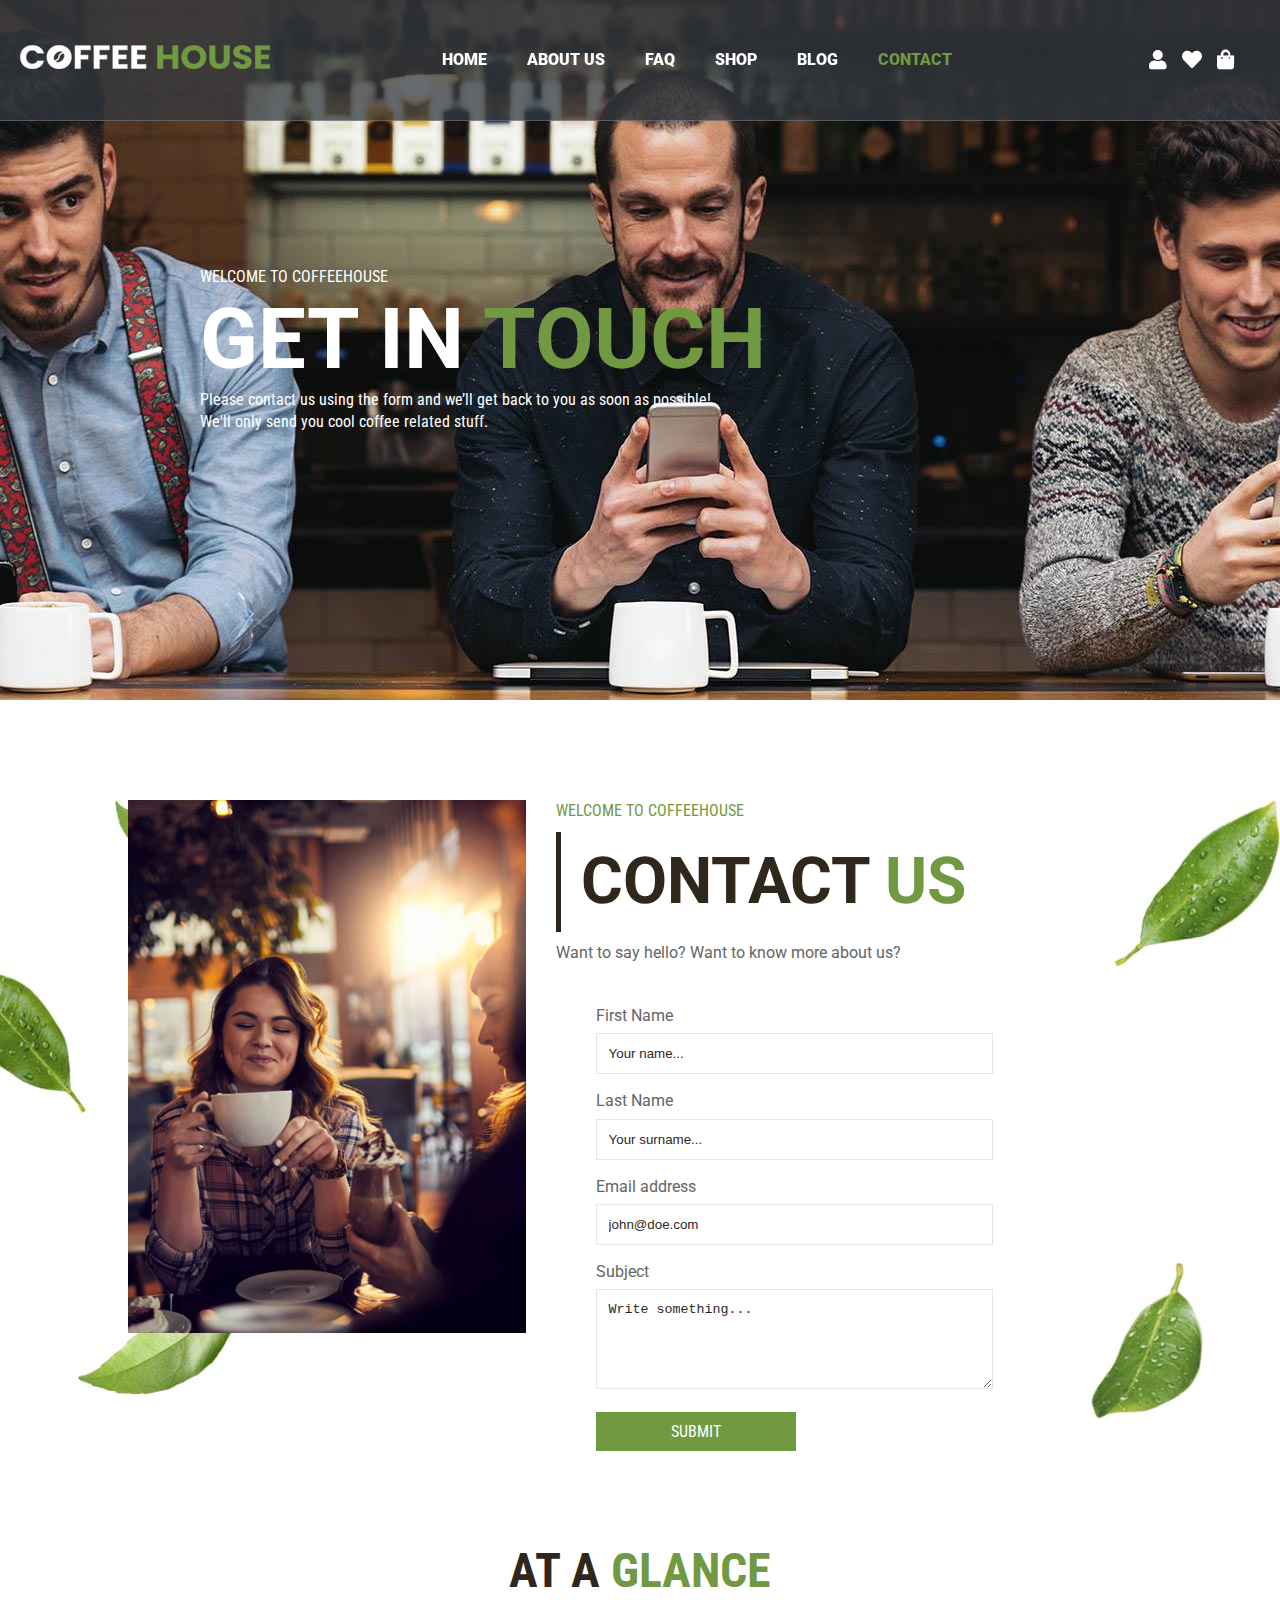
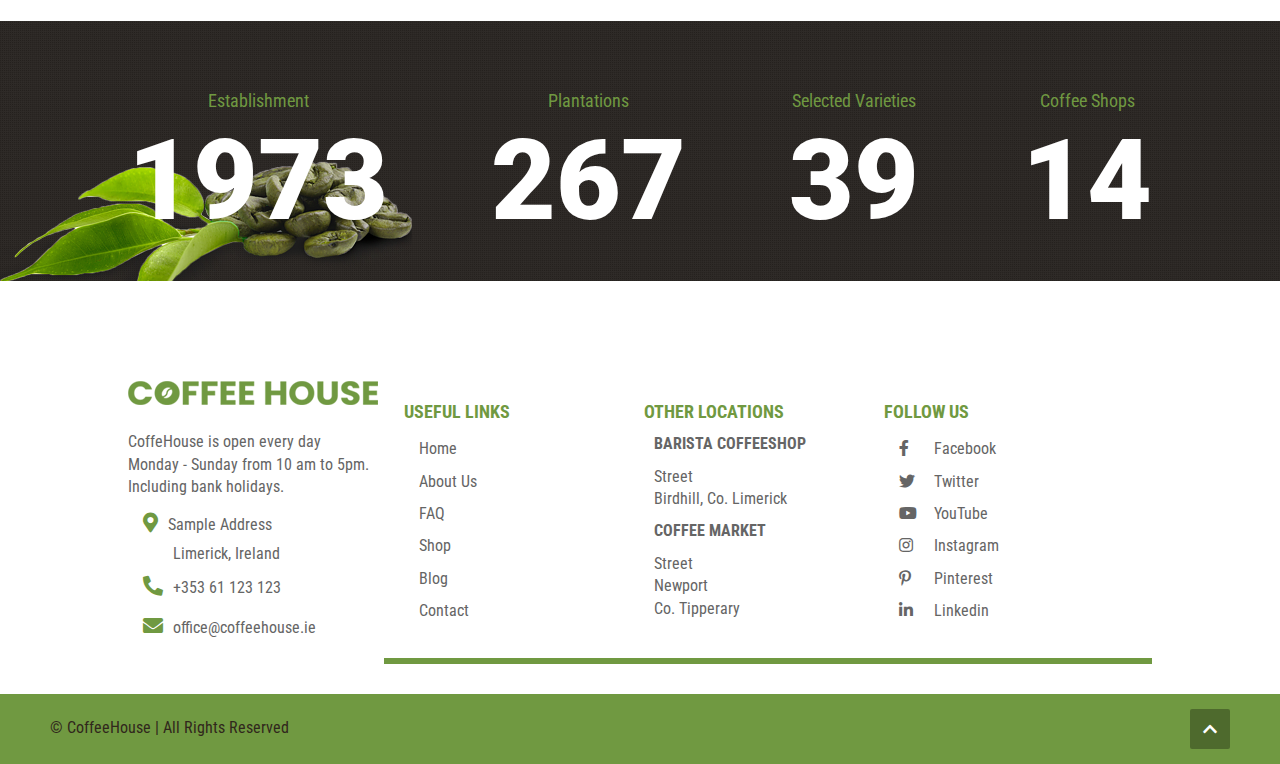
<file: contact.html>
<!DOCTYPE html>
<html lang="en">

<head>
    <meta charset="UTF-8">
    <meta name="viewport" content="width=device-width, initial-scale=1.0">
    <title>Contact Us</title>
    <link rel="stylesheet" href="css/style.css">
    <!-- Favicon -->
    <link rel="shortcut icon" href="images/favicon.ico" />
</head>

<body>
    <header>
        <div id="top"></div>
        <div class="header__navbar">
            <div class="header__navbar-logo">
                <a href="index.html"><img class="responsive" src="images/logo.png" alt="company logo"></a>
            </div>
            <nav class="header__navbar-nav">
                <input type="checkbox" id="navToggle">
                <label for="navToggle" class="nav-icon"><i class="fa fa-bars"></i></label>
                <ul class="menu">
                    <li><a href="index.html">Home</a></li>
                    <li><a href="about.html">About Us</a></li>
                    <li><a href="faq.html">FAQ</a></li>
                    <li><a href="shop.html">Shop</a></li>
                    <li><a href="blog.html">Blog</a></li>
                    <li class="current-menu-item"><a href="contact.html">Contact</a></li>
                </ul>
            </nav>
            <div class="header__navbar-cartlogin">
                <ul class="cart-icons">
                    <li><a href="#" class="cart-icon" title="View your Profile"> <i class="fa fa-user"></i></a></li>
                    <li><a href="#" class="cart-icon" title="View your Wishlist"> <i class="fa fa-heart"></i></a></li>
                    <li><a href="cart.html" class="cart-icon" title="View your Shopping Cart"> <i
                                class="fa fa-shopping-bag"></i></a></li>
                </ul>
            </div>
        </div>
        <!-- Hero Banner -->
        <section class="header__navbar-banner contact">
            <p class="welcome">Welcome to CoffeeHouse</p>
            <h1>Get In <span>Touch</span></h1>
            <p>Please contact us using the form and we’ll get back to you as soon as possible!<br>
               We'll only send you cool coffee related stuff.</p>
        </section>
    </header>
    <!-- Main Section -->
    <main>
        <section class="welcome-message">
            <div class="image-left">
                <div>
                    <img class="responsive" src="images/contact_us.jpg" alt="contact us">
                </div>
            </div>
            <div class="right-column">
                <p class="welcome">Welcome to CoffeeHouse</p>
                <h2>Contact <span>Us</span></h2>
                <p>Want to say hello? Want to know more about us?</p>
                <div class="contact-form">
                    <form>
                        <label for="firstname">First Name</label>
                        <input type="text" id="firstname" name="firstname" placeholder="Your name..." required>
                        <label for="lastname">Last Name</label>
                        <input type="text" id="lastname" name="lastname" placeholder="Your surname..." required>
                        <label for="email">Email address</label>
                        <input type="email" placeholder="john@doe.com" name="email" id="email" required>
                        <label for="subject">Subject</label>
                        <textarea id="subject" name="subject" placeholder="Write something..."
                            style="height:100px"></textarea>
                        <input type="submit" value="Submit">
                    </form>
                </div>
            </div>
        </section>
        <!-- Bottom Panel Section -->
        <section class="bottom-panel">
            <h3>At a <span>Glance</span></h3>
            <div class="brown-panel">
                <div class="company">
                    <div class="big-number">
                        <p>Establishment</p>
                        1973
                    </div>
                    <div class="big-number">
                        <p>Plantations</p>
                        267
                    </div>
                    <div class="big-number">
                        <p>Selected Varieties</p>
                        39
                    </div>
                    <div class="big-number">
                        <p>Coffee Shops</p>
                        14
                    </div>
                </div>
            </div>
        </section>
    </main>
    <footer>
        <div class="footer-container">
            <section class="footer__contact">
                <div class="footer__contact-logo"><a href="index.html"><img class="logo responsive"
                            src="images/green_logo.png" alt="company logo"></a></div>
                <p>CoffeHouse is open every day <br>
                    Monday - Sunday from 10 am to 5pm. <br>
                    Including bank holidays.</p>
                <ul class="footer__contact-address">
                    <li><i class="fas fa-map-marker-alt"></i>Sample Address <br> &nbsp &nbsp &nbsp &nbsp &nbsp Limerick,
                        Ireland</li>
                    <li><i class="fas fa-phone-alt"></i><a href="tel://+353 61 123 123">+353 61 123 123</a></li>
                    <li><i class="far fa-envelope"></i><a href="mailto: office@coffeehouse.ie">office@coffeehouse.ie</a>
                    </li>
                </ul>
            </section>
            <section class="footer__links">
                <div class="footer__links-useful">
                    <h4>Useful Links</h4>
                    <ul>
                        <li><a href="index.html">Home</a></li>
                        <li><a href="about.html">About Us</a></li>
                        <li><a href="faq.html">FAQ</a></li>
                        <li><a href="shop.html">Shop</a></li>
                        <li><a href="blog.html">Blog</a></li>
                        <li><a href="contact.html">Contact</a></li>
                    </ul>
                </div>
                <div class="footer__links-locations">
                    <h4>Other Locations</h4>
                    <p class="title">Barista CoffeeShop</p>
                    <p>Street<br>
                        Birdhill, Co. Limerick
                    </p>
                    <p class="title">Coffee Market</p>
                    <p>Street<br>
                        Newport<br>
                        Co. Tipperary
                    </p>
                </div>
                <div class="footer__links-social">
                    <h4>Follow Us</h4>
                    <ul>
                        <li><a href="#"><i class="fab fa-facebook-f"></i>Facebook</a></li>
                        <li><a href="#"><i class="fab fa-twitter"></i>Twitter</a></li>
                        <li><a href="#"><i class="fab fa-youtube"></i>YouTube</a></li>
                        <li><a href="#"><i class="fab fa-instagram"></i>Instagram</a></li>
                        <li><a href="#"><i class="fab fa-pinterest-p"></i>Pinterest</a></li>
                        <li><a href="#"><i class="fab fa-linkedin-in"></i>Linkedin</a></li>
                    </ul>
                </div>
            </section>
        </div>
        <section class="footer__copyright">
            <p>© CoffeeHouse | All Rights Reserved</p>
            <a href="#top" id="top-button"></a>
        </section>
    </footer>
</body>

</html>
</file>
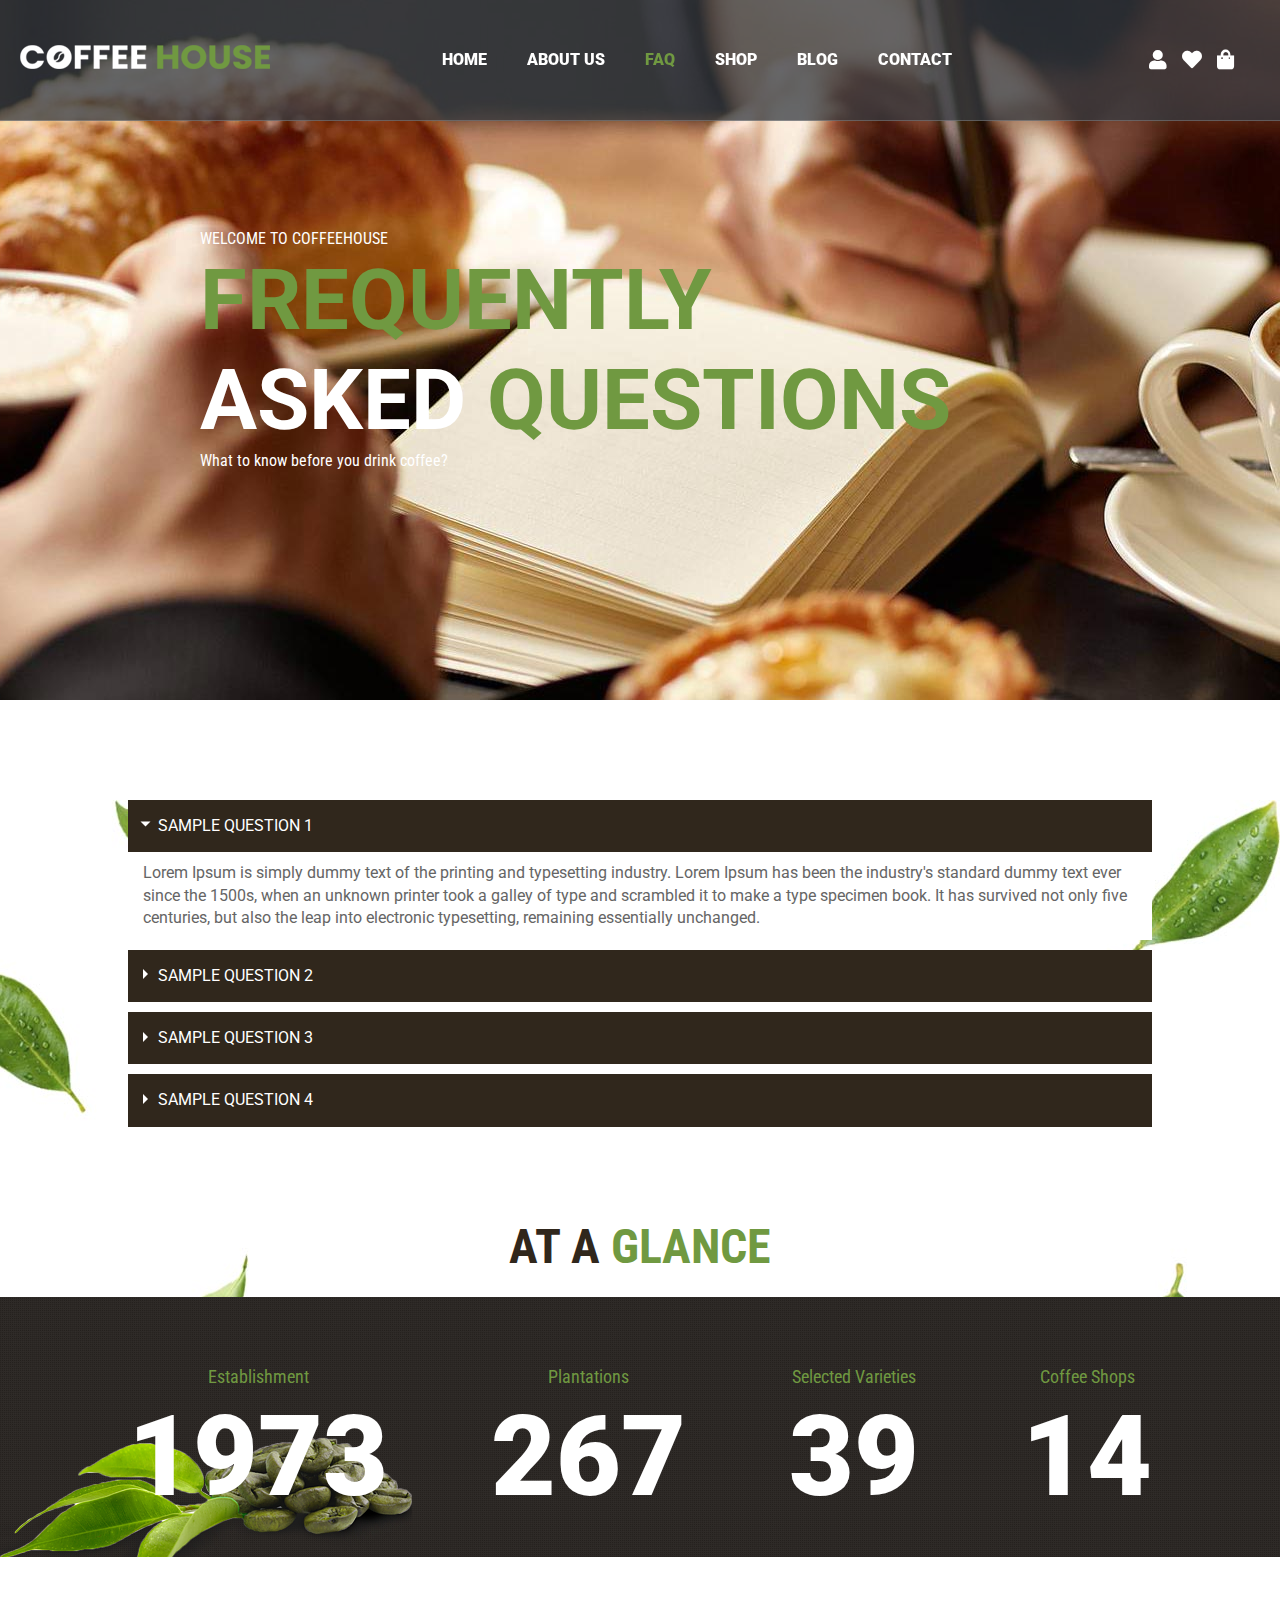
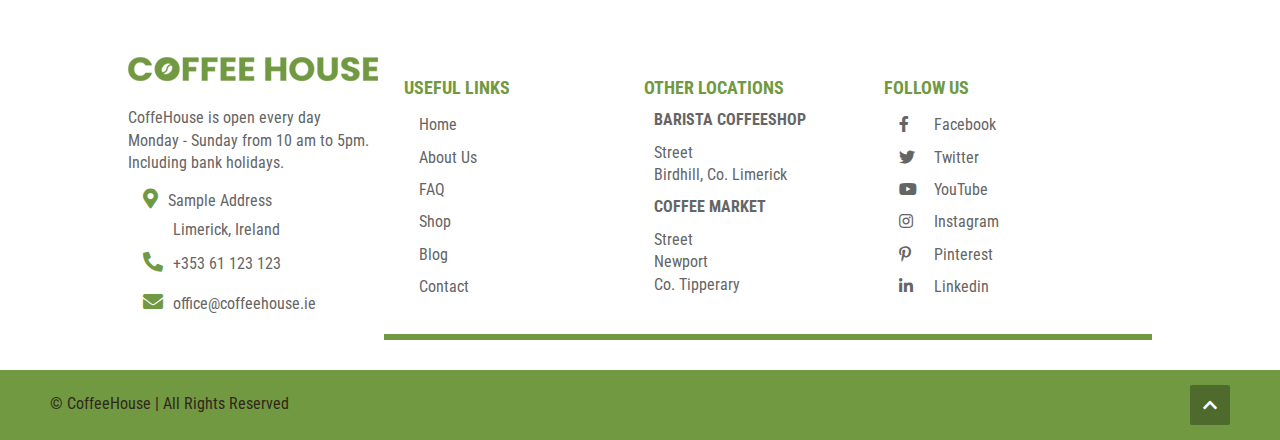
<file: faq.html>
<!DOCTYPE html>
<html lang="en">

<head>
    <meta charset="UTF-8">
    <meta name="viewport" content="width=device-width, initial-scale=1.0">
    <title>FAQ Page Layout</title>
    <link rel="stylesheet" href="css/style.css">
    <!-- Favicon -->
    <link rel="shortcut icon" href="images/favicon.ico" />
</head>

<body>
    <header>
        <div id="top"></div>
        <div class="header__navbar">
            <div class="header__navbar-logo">
                <a href="index.html"><img class="responsive" src="images/logo.png" alt="company logo"></a>
            </div>
            <nav class="header__navbar-nav">
                <input type="checkbox" id="navToggle">
                <label for="navToggle" class="nav-icon"><i class="fa fa-bars"></i></label>
                <ul class="menu">
                    <li><a href="index.html">Home</a></li>
                    <li><a href="about.html">About Us</a></li>
                    <li class="current-menu-item"><a href="faq.html">FAQ</a></li>
                    <li><a href="shop.html">Shop</a></li>
                    <li><a href="blog.html">Blog</a></li>
                    <li><a href="contact.html">Contact</a></li>
                </ul>
            </nav>
            <div class="header__navbar-cartlogin">
                <ul class="cart-icons">
                    <li><a href="#" class="cart-icon" title="View your Profile"> <i class="fa fa-user"></i></a></li>
                    <li><a href="#" class="cart-icon" title="View your Wishlist"> <i class="fa fa-heart"></i></a></li>
                    <li><a href="cart.html" class="cart-icon" title="View your Shopping Cart"> <i
                                class="fa fa-shopping-bag"></i></a></li>
                </ul>
            </div>
        </div>
        <!-- Hero Banner -->
        <section class="header__navbar-banner faq">
            <p class="welcome">Welcome to CoffeeHouse</p>
            <h1><span>Frequently</span> <br>Asked <span>Questions</span></h1>
            <p>What to know before you drink coffee?</p>
        </section>
    </header>
    <!-- Main Section -->
    <main>
        <section class="toggles">
            <div class="toggles__wrap"> <input id="collapse" class="toggle" type="checkbox" checked=""> <label
                    for="collapse" class="lbl-toggle">Sample Question 1</label>
                <div class="box-content">
                    <div class="content-inner">
                        <p>Lorem Ipsum is simply dummy text of the printing and typesetting industry. Lorem Ipsum has been the industry's standard dummy text ever since the 1500s, when an unknown printer took a galley of type and scrambled it to make a type specimen book. It has survived not only five centuries, but also the leap into electronic typesetting, remaining essentially unchanged.</p>
                    </div>
                </div>
            </div>
            <div class="toggles__wrap"> <input id="collapse2" class="toggle" type="checkbox"> <label for="collapse2"
                    class="lbl-toggle">Sample Question 2</label>
                <div class="box-content">
                    <div class="content-inner">
                        <p>Lorem Ipsum is simply dummy text of the printing and typesetting industry. Lorem Ipsum has been the industry's standard dummy text ever since the 1500s, when an unknown printer took a galley of type and scrambled it to make a type specimen book. It has survived not only five centuries, but also the leap into electronic typesetting, remaining essentially unchanged.</p>
                    </div>
                </div>
            </div>
            <div class="toggles__wrap"> <input id="collapse3" class="toggle" type="checkbox"> <label for="collapse2"
                    class="lbl-toggle">Sample Question 3</label>
                <div class="box-content">
                    <div class="content-inner">
                        <p>Lorem Ipsum is simply dummy text of the printing and typesetting industry. Lorem Ipsum has been the industry's standard dummy text ever since the 1500s, when an unknown printer took a galley of type and scrambled it to make a type specimen book. It has survived not only five centuries, but also the leap into electronic typesetting, remaining essentially unchanged.</p>
                    </div>
                </div>
            </div>
            <div class="toggles__wrap"> <input id="collapse4" class="toggle" type="checkbox"> <label for="collapse4"
                    class="lbl-toggle">Sample Question 4</label>
                <div class="box-content">
                    <div class="content-inner">
                        <p>Lorem Ipsum is simply dummy text of the printing and typesetting industry. Lorem Ipsum has been the industry's standard dummy text ever since the 1500s, when an unknown printer took a galley of type and scrambled it to make a type specimen book. It has survived not only five centuries, but also the leap into electronic typesetting, remaining essentially unchanged.</p>
                    </div>
                </div>
            </div>
        </section>
        <!-- Bottom Panel Section -->
        <section class="bottom-panel">
            <h3>At a <span>Glance</span></h3>
            <div class="brown-panel">
                <div class="company">
                    <div class="big-number">
                        <p>Establishment</p>
                        1973
                    </div>
                    <div class="big-number">
                        <p>Plantations</p>
                        267
                    </div>
                    <div class="big-number">
                        <p>Selected Varieties</p>
                        39
                    </div>
                    <div class="big-number">
                        <p>Coffee Shops</p>
                        14
                    </div>
                </div>
            </div>
        </section>
    </main>
    <footer>
        <div class="footer-container">
            <section class="footer__contact">
                <div class="footer__contact-logo"><a href="index.html"><img class="logo responsive"
                            src="images/green_logo.png" alt="company logo"></a></div>
                <p>CoffeHouse is open every day <br>
                    Monday - Sunday from 10 am to 5pm. <br>
                    Including bank holidays.</p>
                <ul class="footer__contact-address">
                    <li><i class="fas fa-map-marker-alt"></i>Sample Address <br> &nbsp &nbsp &nbsp &nbsp &nbsp Limerick,
                        Ireland</li>
                    <li><i class="fas fa-phone-alt"></i><a href="tel://+353 61 123 123">+353 61 123 123</a></li>
                    <li><i class="far fa-envelope"></i><a href="mailto: office@coffeehouse.ie">office@coffeehouse.ie</a>
                    </li>
                </ul>
            </section>
            <section class="footer__links">
                <div class="footer__links-useful">
                    <h4>Useful Links</h4>
                    <ul>
                        <li><a href="index.html">Home</a></li>
                        <li><a href="about.html">About Us</a></li>
                        <li><a href="faq.html">FAQ</a></li>
                        <li><a href="shop.html">Shop</a></li>
                        <li><a href="blog.html">Blog</a></li>
                        <li><a href="contact.html">Contact</a></li>
                    </ul>
                </div>
                <div class="footer__links-locations">
                    <h4>Other Locations</h4>
                    <p class="title">Barista CoffeeShop</p>
                    <p>Street<br>
                        Birdhill, Co. Limerick
                    </p>
                    <p class="title">Coffee Market</p>
                    <p>Street<br>
                        Newport<br>
                        Co. Tipperary
                    </p>
                </div>
                <div class="footer__links-social">
                    <h4>Follow Us</h4>
                    <ul>
                        <li><a href="#"><i class="fab fa-facebook-f"></i>Facebook</a></li>
                        <li><a href="#"><i class="fab fa-twitter"></i>Twitter</a></li>
                        <li><a href="#"><i class="fab fa-youtube"></i>YouTube</a></li>
                        <li><a href="#"><i class="fab fa-instagram"></i>Instagram</a></li>
                        <li><a href="#"><i class="fab fa-pinterest-p"></i>Pinterest</a></li>
                        <li><a href="#"><i class="fab fa-linkedin-in"></i>Linkedin</a></li>
                    </ul>
                </div>
            </section>
        </div>
        <section class="footer__copyright">
            <p>© CoffeeHouse | All Rights Reserved</p>
            <a href="#top" id="top-button"></a>
        </section>
    </footer>
</body>

</html>

<!-- https://www.digitalocean.com/community/tutorials/css-collapsible -->
</file>
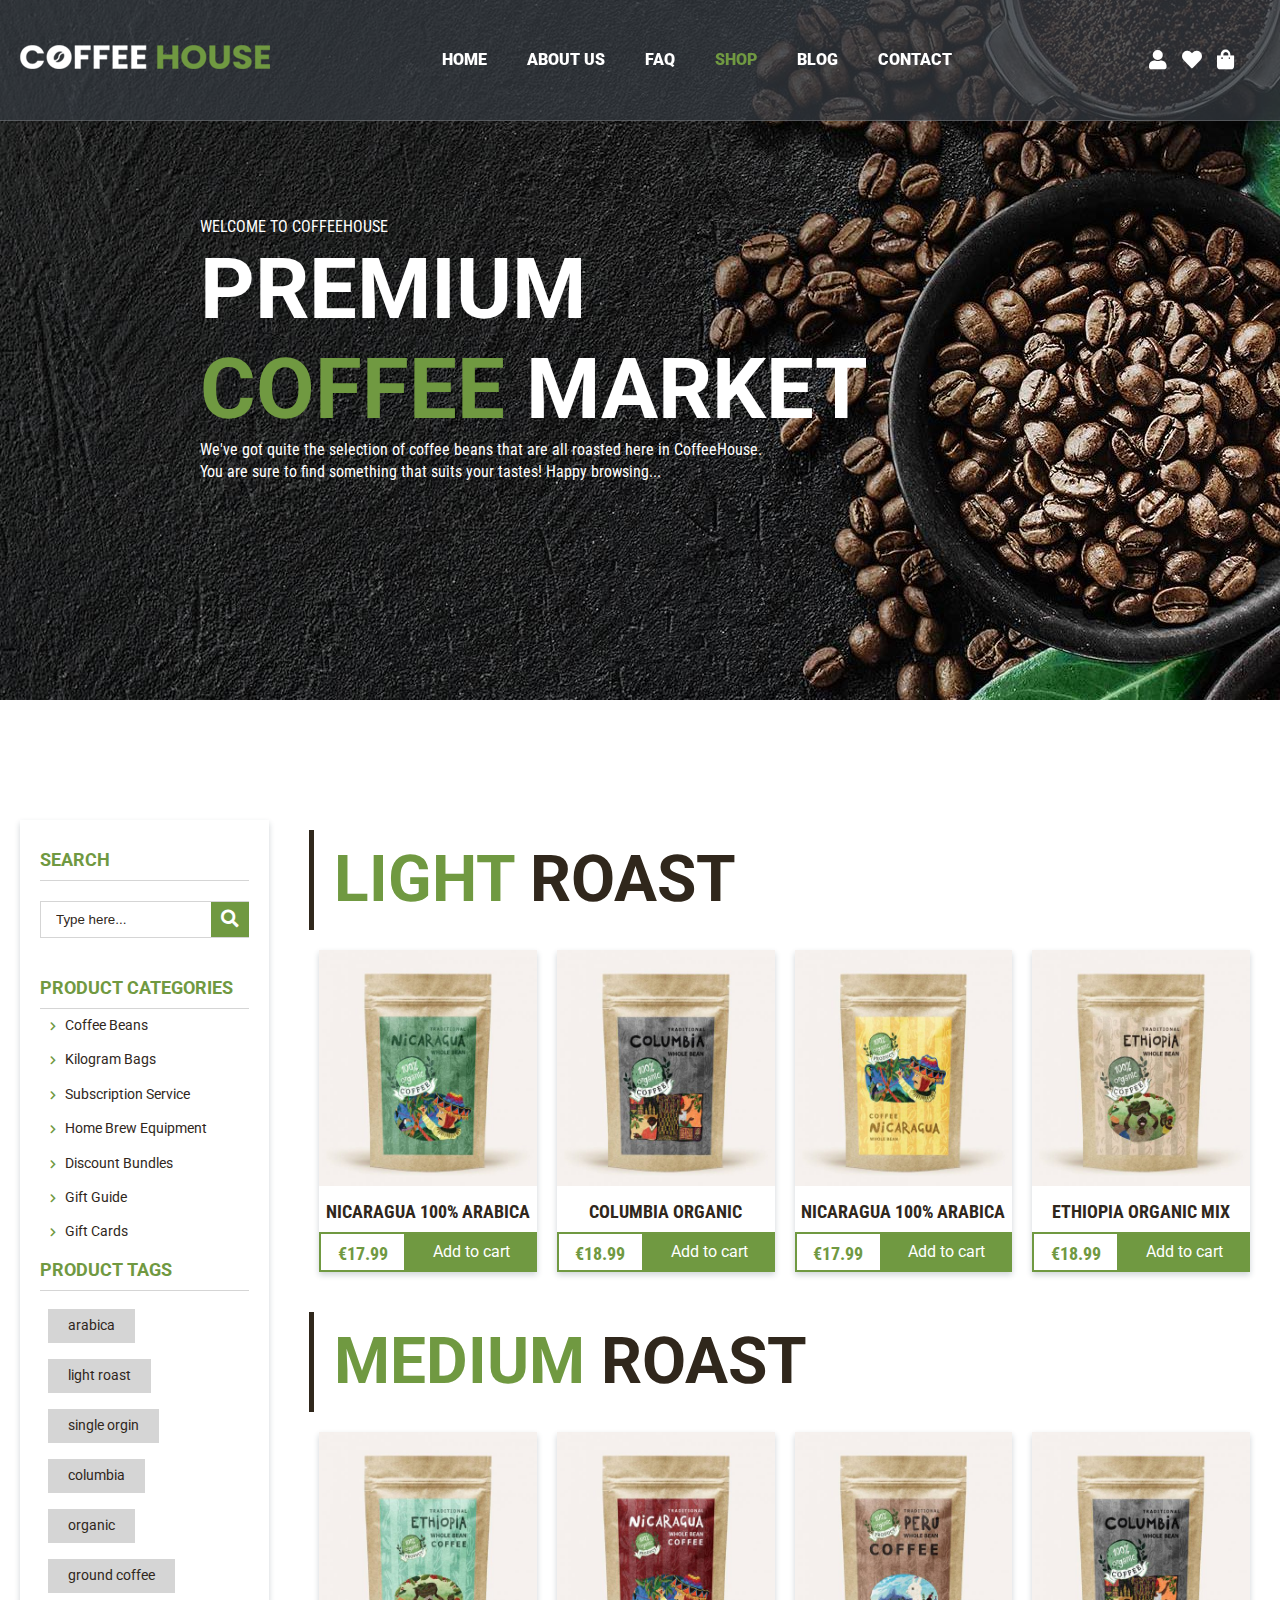
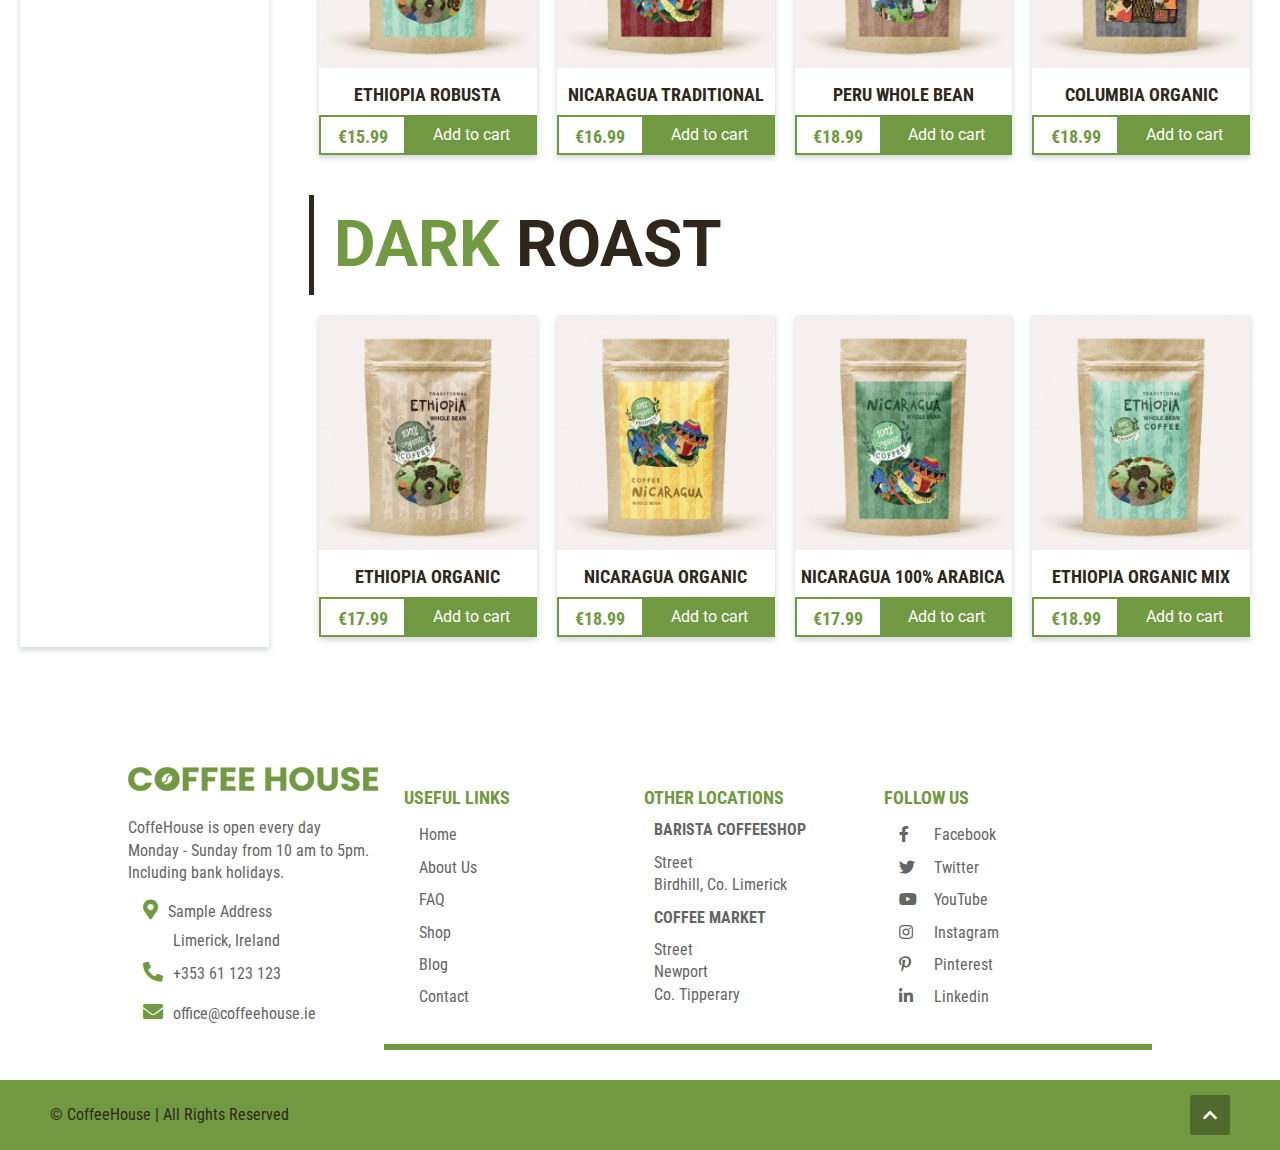
<file: shop.html>
<!DOCTYPE html>
<html lang="en">

<head>
    <meta charset="UTF-8">
    <meta name="viewport" content="width=device-width, initial-scale=1.0">
    <title>Shopify Product Page Layout</title>
    <link rel="stylesheet" href="css/style.css">
    <!-- Favicon -->
    <link rel="shortcut icon" href="images/favicon.ico" />
</head>

<body>
    <header>
        <div id="top"></div>
        <div class="header__navbar">
            <div class="header__navbar-logo">
                <a href="index.html"><img class="responsive" src="images/logo.png" alt="company logo"></a>
            </div>
            <nav class="header__navbar-nav">
                <input type="checkbox" id="navToggle">
                <label for="navToggle" class="nav-icon"><i class="fa fa-bars"></i></label>
                <ul class="menu">
                    <li><a href="index.html">Home</a></li>
                    <li><a href="about.html">About Us</a></li>
                    <li><a href="faq.html">FAQ</a></li>
                    <li class="current-menu-item"><a href="shop.html">Shop</a></li>
                    <li><a href="blog.html">Blog</a></li>
                    <li><a href="contact.html">Contact</a></li>
                </ul>
            </nav>
            <div class="header__navbar-cartlogin">
                <ul class="cart-icons">
                    <li><a href="#" class="cart-icon" title="View your Profile"> <i class="fa fa-user"></i></a></li>
                    <li><a href="#" class="cart-icon" title="View your Wishlist"> <i class="fa fa-heart"></i></a></li>
                    <li><a href="cart.html" class="cart-icon" title="View your Shopping Cart"> <i
                                class="fa fa-shopping-bag"></i></a></li>
                </ul>
            </div>
        </div>
        <!-- Hero Banner -->
        <section class="header__navbar-banner shop">
            <p class="welcome">Welcome to CoffeeHouse</p>
            <h1>Premium <br><span>Coffee</span> Market</h1>
            <p>We've got quite the selection of coffee beans that are all roasted here in CoffeeHouse.<br>
                You are sure to find something that suits your tastes! Happy browsing...</p>
        </section>
    </header>
    <!-- Main Section -->
    <main class="product_page">
        <!-- Left Section -->
        <aside class="main__categories">
            <!-- Search -->
            <label for="product-search">
                <h4>Search</h4>
            </label>
            <input type="search" placeholder="Type here..." id="product-search" name="search">
            <button type="submit"><i class="fa fa-search"></i></button>
            <!-- Product Categories -->
            <h4>Product Categories</h4>
            <ul class="categories">
                <li><a href="#">Coffee Beans</a></li>
                <li><a href="#">Kilogram Bags</a></li>
                <li><a href="#">Subscription Service</a></li>
                <li><a href="#">Home Brew Equipment</a></li>
                <li><a href="#">Discount Bundles</a></li>
                <li><a href="#">Gift Guide</a></li>
                <li><a href="#">Gift Cards</a></li>
            </ul>
            <!-- Tags -->
            <h4>Product Tags</h4>
            <div class="tag-cloud">
                <a href="#">arabica</a> <a href="#">light roast</a> <a href="#">single orgin</a> <a
                    href="#">columbia</a> <a href="#">organic</a> <a href="#">ground coffee</a>
            </div>
        </aside>
        <!-- Products Section -->
        <div class="main__products-content">
            <!-- Product Category 1 -->
            <section class="main__products">
                <h2><span>Light</span> Roast</h2>
                <div class="main__products-box">
                    <!-- Product -->
                    <div class="main__products-card">
                        <div class="product-image">
                            <a href="#"><img class="responsive" src="images/product1.jpg" alt="coffee beans"></a>
                        </div>
                        <div class="product-info">
                            <h5>Nicaragua 100% Arabica</h5>
                            <div class="product-price">
                                <h6>€17.99</h6>
                                <p><a href="#">Add to cart</a></p>
                            </div>
                        </div>
                    </div>
                    <!-- Product -->
                    <div class="main__products-card">
                        <div class="product-image">
                            <a href="#"><img class="responsive" src="images/product2.jpg" alt="coffee beans"></a>
                        </div>
                        <div class="product-info">
                            <h5>Columbia Organic</h5>
                            <div class="product-price">
                                <h6>€18.99</h6>
                                <p><a href="#">Add to cart</a></p>
                            </div>
                        </div>
                    </div>
                    <!-- Product -->
                    <div class="main__products-card">
                        <div class="product-image">
                            <a href="#"><img class="responsive" src="images/product3.jpg" alt="coffee beans"></a>
                        </div>
                        <div class="product-info">
                            <h5>Nicaragua 100% Arabica</h5>
                            <div class="product-price">
                                <h6>€17.99</h6>
                                <p><a href="#">Add to cart</a></p>
                            </div>
                        </div>
                    </div>
                    <!-- Product -->
                    <div class="main__products-card">
                        <div class="product-image">
                            <a href="#"><img class="responsive" src="images/product4.jpg" alt="coffee beans"></a>
                        </div>
                        <div class="product-info">
                            <h5>Ethiopia Organic Mix</h5>
                            <div class="product-price">
                                <h6>€18.99</h6>
                                <p><a href="#">Add to cart</a></p>
                            </div>
                        </div>
                    </div>
                </div>
            </section>
            <!-- Product Category 2 -->
            <section class="main__products">
                <h2><span>Medium</span> Roast</h2>
                <div class="main__products-box">
                    <!-- Product -->
                    <div class="main__products-card">
                        <div class="product-image">
                            <a href="#"><img class="responsive" src="images/product5.jpg" alt="coffee beans"></a>
                        </div>
                        <div class="product-info">
                            <h5>Ethiopia Robusta</h5>
                            <div class="product-price">
                                <h6>€15.99</h6>
                                <p><a href="#">Add to cart</a></p>
                            </div>
                        </div>
                    </div>
                    <!-- Product -->
                    <div class="main__products-card">
                        <div class="product-image">
                            <a href="#"><img class="responsive" src="images/product6.jpg" alt="coffee beans"></a>
                        </div>
                        <div class="product-info">
                            <h5>Nicaragua Traditional</h5>
                            <div class="product-price">
                                <h6>€16.99</h6>
                                <p><a href="#">Add to cart</a></p>
                            </div>
                        </div>
                    </div>
                    <!-- Product -->
                    <div class="main__products-card">
                        <div class="product-image">
                            <a href="#"><img class="responsive" src="images/product7.jpg" alt="coffee beans"></a>
                        </div>
                        <div class="product-info">
                            <h5>Peru Whole Bean</h5>
                            <div class="product-price">
                                <h6>€18.99</h6>
                                <p><a href="#">Add to cart</a></p>
                            </div>
                        </div>
                    </div>
                    <!-- Product -->
                    <div class="main__products-card">
                        <div class="product-image">
                            <a href="#"><img class="responsive" src="images/product2.jpg" alt="coffee beans"></a>
                        </div>
                        <div class="product-info">
                            <h5>Columbia Organic</h5>
                            <div class="product-price">
                                <h6>€18.99</h6>
                                <p><a href="#">Add to cart</a></p>
                            </div>
                        </div>
                    </div>
                </div>
            </section>
            <!-- Product Category 3 -->
            <section class="main__products">
                <h2><span>Dark</span> Roast</h2>
                <div class="main__products-box">
                    <!-- Product -->
                    <div class="main__products-card">
                        <div class="product-image">
                            <a href="#"><img class="responsive" src="images/product4.jpg" alt="coffee beans"></a>
                        </div>
                        <div class="product-info">
                            <h5>Ethiopia Organic</h5>
                            <div class="product-price">
                                <h6>€17.99</h6>
                                <p><a href="#">Add to cart</a></p>
                            </div>
                        </div>
                    </div>
                    <!-- Product -->
                    <div class="main__products-card">
                        <div class="product-image">
                            <a href="#"><img class="responsive" src="images/product3.jpg" alt="coffee beans"></a>
                        </div>
                        <div class="product-info">
                            <h5>Nicaragua Organic</h5>
                            <div class="product-price">
                                <h6>€18.99</h6>
                                <p><a href="#">Add to cart</a></p>
                            </div>
                        </div>
                    </div>
                    <!-- Product -->
                    <div class="main__products-card">
                        <div class="product-image">
                            <a href="#"><img class="responsive" src="images/product1.jpg" alt="coffee beans"></a>
                        </div>
                        <div class="product-info">
                            <h5>Nicaragua 100% Arabica</h5>
                            <div class="product-price">
                                <h6>€17.99</h6>
                                <p><a href="#">Add to cart</a></p>
                            </div>
                        </div>
                    </div>
                    <!-- Product -->
                    <div class="main__products-card">
                        <div class="product-image">
                            <a href="#"><img class="responsive" src="images/product5.jpg" alt="coffee beans"></a>
                        </div>
                        <div class="product-info">
                            <h5>Ethiopia Organic Mix</h5>
                            <div class="product-price">
                                <h6>€18.99</h6>
                                <p><a href="#">Add to cart</a></p>
                            </div>
                        </div>
                    </div>
                </div>
            </section>
        </div>
    </main>
    <footer>
        <div class="footer-container">
            <section class="footer__contact">
                <div class="footer__contact-logo"><a href="index.html"><img class="logo responsive"
                            src="images/green_logo.png" alt="company logo"></a></div>
                <p>CoffeHouse is open every day <br>
                    Monday - Sunday from 10 am to 5pm. <br>
                    Including bank holidays.</p>
                <ul class="footer__contact-address">
                    <li><i class="fas fa-map-marker-alt"></i>Sample Address <br> &nbsp &nbsp &nbsp &nbsp &nbsp Limerick,
                        Ireland</li>
                    <li><i class="fas fa-phone-alt"></i><a href="tel://+353 61 123 123">+353 61 123 123</a></li>
                    <li><i class="far fa-envelope"></i><a href="mailto: office@coffeehouse.ie">office@coffeehouse.ie</a>
                    </li>
                </ul>
            </section>
            <section class="footer__links">
                <div class="footer__links-useful">
                    <h4>Useful Links</h4>
                    <ul>
                        <li><a href="index.html">Home</a></li>
                        <li><a href="about.html">About Us</a></li>
                        <li><a href="faq.html">FAQ</a></li>
                        <li><a href="shop.html">Shop</a></li>
                        <li><a href="blog.html">Blog</a></li>
                        <li><a href="contact.html">Contact</a></li>
                    </ul>
                </div>
                <div class="footer__links-locations">
                    <h4>Other Locations</h4>
                    <p class="title">Barista CoffeeShop</p>
                    <p>Street<br>
                        Birdhill, Co. Limerick
                    </p>
                    <p class="title">Coffee Market</p>
                    <p>Street<br>
                        Newport<br>
                        Co. Tipperary
                    </p>
                </div>
                <div class="footer__links-social">
                    <h4>Follow Us</h4>
                    <ul>
                        <li><a href="#"><i class="fab fa-facebook-f"></i>Facebook</a></li>
                        <li><a href="#"><i class="fab fa-twitter"></i>Twitter</a></li>
                        <li><a href="#"><i class="fab fa-youtube"></i>YouTube</a></li>
                        <li><a href="#"><i class="fab fa-instagram"></i>Instagram</a></li>
                        <li><a href="#"><i class="fab fa-pinterest-p"></i>Pinterest</a></li>
                        <li><a href="#"><i class="fab fa-linkedin-in"></i>Linkedin</a></li>
                    </ul>
                </div>
            </section>
        </div>
        <section class="footer__copyright">
            <p>© CoffeeHouse | All Rights Reserved</p>
            <a href="#top" id="top-button"></a>
        </section>
    </footer>
</body>

</html>
</file>
<file: css/style.css>
@charset "utf-8";
/* CSS Document */
/* Theme Name: Shopify Website Layout
Authors: Ilona Kozak 
Copyright 2021. All rights reserved */


@import url('https://fonts.googleapis.com/css2?family=Roboto:wght@400;900&display=swap');
@import url('https://fonts.googleapis.com/css2?family=Roboto+Condensed:wght@400;700&family=Roboto:wght@400;900&display=swap');
@import url('https://use.fontawesome.com/releases/v5.12.1/css/all.css');

/* GENERAL STYLES */

* {
    box-sizing: border-box;
    margin: 0;
}

html {
    scroll-behavior: smooth;
}

body {
    padding: 0;
    width: 100%;
    font-family: 'Roboto', sans-serif;
    font-size: 1rem;
    line-height: 1.4rem;
    color: #656565;
    font-weight: normal;
}


h1 {
    color: #fff;
    font-size: 5.3rem;
    font-weight: 700;
    text-transform: uppercase;
    margin: 0;
    line-height: 100px;
}

h2 {
    color: #30271c;
    font-size: 4rem;
    font-weight: 700;
    text-transform: uppercase;
    margin: 10px 0;
    line-height: 100px;
    border-left: 5px solid #30271c;
    padding-left: 20px;
}

h3 {
    color: #30271c;
    font-family: "Roboto Condensed";
    text-transform: uppercase;
    font-weight: 700;
    font-size: 3rem;
    text-align: center;
    margin-bottom: 30px;
    line-height: 40px;
}

h4 {
    font-size: 1.1rem;
    text-transform: uppercase;
    color: #709941;
}

h5 {
    color: #30271c;
    font-family: "Roboto Condensed";
    text-transform: uppercase;
    font-size: 1.1rem;
    text-align: center;
    line-height: 40px;
}

span {
    color: #709941;
}

p.welcome {
    font-family: "Roboto Condensed";
    text-transform: uppercase;
    color: #709941;
}

p.bolder {
    font-family: "Roboto Condensed";
    font-size: 1.1rem;
    color: #333;
    font-weight: 700;
    margin: 10px 0;
}

img.responsive {
    width: 100%;
    height: auto;
}

.button {
    display: inline-block;
    width: auto;
    color: #fff;
    font-family: "Roboto Condensed";
    text-transform: uppercase;
    padding: 10px 22px;
    border-radius: 0;
    background-color: #709941;
}

a.button {
    text-decoration: none;
}

a.button:hover {
    color: #30271c;
}

.fa,
.far,
.fas {
    font-family: "Font Awesome 5 Free";
    font-weight: 900;
}

.button i {
    margin-left: 15px;
}

.button.left i {
    margin-right: 15px;
}

/* HEADER STYLES */

header {
    display: flex;
    flex-direction: column;
    width: 100%;
}

.header__navbar {
    display: flex;
    justify-content: space-between;
    background-color: rgba(52, 58, 64, .75);
    border-bottom: 1px solid rgba(255, 255, 255, .2);
    width: 100%;
    z-index: 1;
    padding: 0 20px;
    position: fixed;
}

.header__navbar-logo {
    align-self: center;
}

.header__navbar-nav {
    margin: 0 auto;
    padding: 0;
}

.header__navbar-nav ul.menu {
    line-height: 120px;
    display: flex;
    gap: 40px;
    padding: 0;
}

.header__navbar-nav ul.menu>li {
    display: flex;
    align-items: center;
    justify-content: center;
    list-style: none;
}

.header__navbar-nav ul li a {
    display: block;
    font-weight: 900;
    text-transform: uppercase;
    color: #fff;
}

.header__navbar-nav ul.menu>li>a {
    text-decoration: none;
}

.header__navbar-nav ul.menu>li.current-menu-item>a,
nav ul.menu>li.current-menu-parent>a {
    color: #709941;
}

.header__navbar-nav li>a:hover {
    color: #709941;
}

.header__navbar-nav #navToggle {
    display: none;
}

.header__navbar-nav .nav-icon {
    display: none;
}

.header__navbar-cartlogin {
    margin: 0;
}

.header__navbar-cartlogin .cart-icons {
    color: #fff;
    font-size: 20px;
}

.header__navbar-cartlogin ul.cart-icons {
    margin: 0 20px;
    text-align: right;
    line-height: 120px;
    padding: 0;
}

.header__navbar-cartlogin .cart-icons li {
    vertical-align: top;
    display: inline;
    margin: 5px;
}

.header__navbar-cartlogin .cart-icons a {
    color: #fff;
    text-decoration: none;
}

.header__navbar-cartlogin .cart-icons a:hover {
    color: #709941;
}

/* HERO BANNER STYLES */

.header__navbar-banner {
    width: 100%;
    height: 700px;
    background-image: url(../images/hero_banner.jpg);
    background-repeat: no-repeat;
    background-position: center top;
    background-size: cover;
    justify-content: center;
    display: flex;
    flex-flow: column wrap;
    padding-left: 200px;
}

.header__navbar-banner p {
    color: #fff;
    font-family: "Roboto Condensed";
}


/* MAIN STYLES */

main {
    margin: 100px auto;
    background-image: url(../images/our_coffe_left_bcg.jpg), url(../images/our_coffe_right_bcg.jpg);
    background-repeat: no-repeat;
    background-position: left top, right top;
}

.welcome-message {
    width: 80%;
    margin: 0 auto 60px;
    display: flex;
    justify-content: space-between;
}

.welcome-message .image-left {
    width: 40%;
}

.welcome-message .right-column {
    width: 60%;
    margin-left: 30px;
}

.welcome-message .right-column .features {
    display: flex;
    border-top: 6px solid #d5d5d5;
    border-bottom: 6px solid #d5d5d5;
    padding: 20px 0 15px;
    margin-top: 30px;
    align-items: center;
}

.features .big-number {
    width: 50%;
    color: #709941;
    font-family: "Roboto Condensed";
    font-size: 10rem;
    font-weight: 700;
    line-height: 120px;
}

.features .big-number p {
    font-size: 1.2rem;
    color: #30271c;
    text-transform: uppercase;
    line-height: 30px;
    margin-left: 32px;
}

.features .slogan {
    width: 50%;
    border-left: 6px solid #709941;
    color: #709941;
    font-family: "Roboto Condensed";
    font-size: 1.5rem;
    padding: 20px 50px;
    line-height: 30px;
}

/* SERVICE STYLES */
.service {
    background-color: #eee;
    background-image: url(../images/service_bcg.png);
    background-repeat: no-repeat;
    background-position: center top;
    padding: 50px 0;
    margin-bottom: 60px;
}

.service .row {
    width: 80%;
    margin: 0 auto;
    display: flex;
    flex-direction: column;
}

.service p {
    width: 70%;
    margin: 0 auto;
    text-align: center;
    color: #709941;
    margin-bottom: 20px;
}

.service .card-container {
    display: flex;
    justify-content: space-between;
    position: relative;
    width: 80%;
    margin: 0 auto;
}

.card-item {
    color: #fff;
    height: 300px;
    margin: 10px auto;
    padding: 0;
    width: 330px;
    position: relative;
}

.card-item.item-1 {
    background-image: url(../images/organic_farm.jpg);
    background-repeat: no-repeat;
    background-position: center top;
}

.card-item.item-2 {
    background-image: url(../images/perfect_roast.jpg);
    background-repeat: no-repeat;
    background-position: center top;
}

.card-item.item-3 {
    background-image: url(../images/supreme_coffee.jpg);
    background-repeat: no-repeat;
    background-position: center top;
}

.card-item-inner {
    display: flex;
    flex-direction: column;
    justify-content: flex-start;
    height: 300px;
    margin: 0;
    padding: 0;
    width: 100%;
}

.card-container a {
    color: #fff;
    display: block;
    height: 100%;
    position: relative;
}

.card-container .card-item:focus a::after,
.card-container .card-item:hover a::after {
    opacity: 1;
    -moz-transform: translate3d(0, 0, 0);
    -webkit-transform: translate3d(0, 0, 0);
    transform: translate3d(0, 0, 0);
}

.card-container .card-item .item-content {
    bottom: 0;
    left: 0;
    overflow: hidden;
    padding: 20px;
    position: absolute;
    right: 0;
    top: 0;
}

.card-container .card-item .primary-title {
    overflow: hidden;
    position: absolute;
    top: 30%;
    left: 20%;
}

.card-container .card-item .primary-title h4 {
    font-size: 1.5rem;
    font-weight: 700;
    margin: 10px 0;
    color: #fff;
    text-transform: uppercase;
}

.card-container .card-item:focus .primary-title h4,
.card-container .card-item:hover .primary-title h4 {
    -moz-transform: translate3d(0, -230px, 0);
    -webkit-transform: translate3d(0, -230px, 0);
    transform: translate3d(0, -230px, 0);
    -moz-transition: -moz-transform 300ms cubic-bezier(0, 0, 0.4, 1);
    -o-transition: -o-transform 300ms cubic-bezier(0, 0, 0.4, 1);
    -webkit-transition: -webkit-transform 300ms cubic-bezier(0, 0, 0.4, 1);
    transition: transform 300ms cubic-bezier(0, 0, 0.4, 1);
}

.card-container .card-item .primary-title h4 {
    -moz-transform: translate3d(0, 0, 0);
    -webkit-transform: translate3d(0, 0, 0);
    transform: translate3d(0, 0, 0);
    -moz-transition: -moz-transform 300ms cubic-bezier(0, 0, 0.4, 1) 150ms;
    -o-transition: -o-transform 300ms cubic-bezier(0, 0, 0.4, 1) 150ms;
    -webkit-transition: -webkit-transform 300ms cubic-bezier(0, 0, 0.4, 1);
    transition: transform 300ms cubic-bezier(0, 0, 0.4, 1) 150ms;
}

.card-container .card-item .item-content {
    opacity: 0;
    -moz-transition: opacity 300ms ease-out;
    -o-transition: opacity 300ms ease-out;
    -webkit-transition: opacity 300ms ease-out;
    transition: opacity 300ms ease-out;
}

.card-container .card-item .item-content p {
    color: #30271c;
    opacity: 1;
    -moz-transform: translate3d(0, 230px, 0);
    -webkit-transform: translate3d(0, 230px, 0);
    transform: translate3d(0, 230px, 0);
    -moz-transition: -moz-transform 300ms cubic-bezier(0, 0, 0.4, 1);
    -o-transition: -o-transform 300ms cubic-bezier(0, 0, 0.4, 1);
    -webkit-transition: -webkit-transform 300ms cubic-bezier(0, 0, 0.4, 1);
    transition: transform 300ms cubic-bezier(0, 0, 0.4, 1);
}

.card-container .card-item:focus .item-content p,
.card-container .card-item:hover .item-content p {
    -moz-transform: translate3d(0, 0, 0);
    -webkit-transform: translate3d(0, 0, 0);
    transform: translate3d(0, 0, 0);
    -moz-transition: -moz-transform 300ms cubic-bezier(0, 0, 0.4, 1) 150ms;
    -o-transition: -o-transform 300ms cubic-bezier(0, 0, 0.4, 1) 150ms;
    -webkit-transition: -webkit-transform 300ms cubic-bezier(0, 0, 0.4, 1);
    transition: transform 300ms cubic-bezier(0, 0, 0.4, 1) 150ms;
}

.card-container .card-item .item-content:hover {
    background-color: #eee;
    border: 3px solid #d5d5d5;
}

.card-container .card-item .item-content p.title {
    font-size: 1.5rem;
    font-weight: 700;
    text-transform: uppercase;
    margin-top: 20px;
}

.card-container .card-item .item-content p.description {
    color: #30271c;
}

.card-container .card-item:focus .primary-title h4,
.card-container .card-item:focus .item-content,
.card-container .card-item:hover .primary-title h4,
.card-container .card-item:hover .item-content {
    opacity: 1;
}

/* PRODUCTS STYLES */
.products {
    width: 80%;
    margin: 0 auto;
    display: flex;
    flex-direction: column;
}

.product-gallery {
    flex-flow: row wrap;
    display: flex;
    margin-top: 30px;
}

.product-gallery img {
    flex: auto;
    width: 655px;
}

.product-gallery img.small {
    width: 30%;
}

.product-gallery img:nth-child(1) {
    margin: 0 10px 10px 0;
}

.product-gallery img:nth-child(2) {
    margin: 0 0 10px 10px;
}

.product-gallery img:nth-child(3) {
    margin: 10px 10px 0 0;
}

.product-gallery img:nth-child(4) {
    margin: 10px 0 0 10px;
}

.visit-shop {
    margin: 30px auto;
    border: 1px solid #e1e1e1;
    display: flex;
    width: 100%;
    padding: 50px;
    justify-content: space-around;
}

.visit-shop h3 {
    margin: 0;
}

.visit-shop img {
    width: 138px;
    height: auto;
    margin: -56px 30px;
}

/* BOTTOM PANEL STYLES */
.bottom-panel {
    width: 100%;
    margin: 30px auto;
}

.brown-panel {
    background-image: url(../images/green_coffee_beans.png), url(../images/brown_bcg.jpg);
    background-repeat: no-repeat, repeat;
    background-position: left bottom, left top;
}

.brown-panel .company {
    display: flex;
    justify-content: space-between;
    position: relative;
    width: 80%;
    margin: 0 auto;
    padding: 40px 0 60px;
}

.brown-panel .company .big-number {
    color: #fff;
    font-weight: 900;
    font-size: 7rem;
    line-height: 80px;
    text-align: center;
}

.brown-panel .company .big-number p {
    color: #709941;
    font-family: "Roboto Condensed";
    font-size: 1.1rem;
    font-weight: 400;
}

/* FOOTER STYLES */
footer {
    width: 100%;
    margin: 0 auto;
    font-family: "Roboto Condensed";
}

footer .footer-container {
    width: 80%;
    display: flex;
    margin: 0 auto 30px;
}

footer .logo {
    max-width: 250px;
}

.footer__contact {
    width: 25%;
}

.footer__contact-logo {
    margin-bottom: 20px;
}

ul.footer__contact-address {
    list-style: none;
    padding: 5px;
}

ul.footer__contact-address i {
    padding: 10px;
    font-size: 20px;
    color: #709941;
}

ul.footer__contact-address>li>a {
    color: #656565;
    text-decoration: none;
}

ul.footer__contact-address>li>a:hover {
    color: #709941;
}

.footer__links {
    width: 75%;
    border-bottom: 6px solid #709941;
    padding: 20px;
    display: flex;
}

.footer__links ul {
    list-style: none;
    padding: 10px;
}

.footer__links ul>li {
    padding: 5px;
}

.footer__links ul>li>a {
    color: #656565;
    text-decoration: none;
}

.footer__links ul>li>a:hover {
    color: #709941;
}

.footer__links-useful {
    width: 33%;
}

.footer__links-locations {
    width: 33%;
}

.footer__links-social {
    width: 34%;
}

.footer__links-locations p.title {
    text-transform: uppercase;
    padding: 10px;
    font-weight: 700;
}

.footer__links-locations p {
    padding: 0 10px;
}

.footer__links-social i {
    margin-right: 10px;
    width: 25px;
}

.footer__copyright {
    height: 70px;
    background-color: #709941;
    display: flex;
    align-items: center;
    color: #30271c;
    padding: 0 50px;
    justify-content: space-between;
}

.footer__copyright #top-button {
    height: 40px;
    width: 40px;
    line-height: 40px;
    right: 15px;
    bottom: 50px;
    z-index: 1;
    background-color: rgba(0, 0, 0, .3);
    border-radius: 2px;
    text-decoration: none;
    color: #ffffff;
    text-align: center;
}

.footer__copyright #top-button:after {
    content: "\f077";
    font-family: 'Font Awesome\ 5 Free';
    font-weight: 900;
}

/* PRODUCT PAGE STYLES */
.header__navbar-banner.shop {
    height: 700px;
    background-image: url(../images/hero_banner_shop.jpg);
}

.product_page {
    display: flex;
    flex: 1;
    background: none;
}

.main__categories {
    width: 20%;
    margin: 20px;
    padding: 20px;
    background-color: #fff;
    box-shadow: 0px 3px 6px 0px rgb(20 44 60 / 20%);
}

.main__categories h4 {
    border-bottom: 1px solid #d5d5d5;
    line-height: 40px;
}

.main__categories input[type=search] {
    width: 100%;
    outline: 0;
    border: 1px solid #d5d5d5;
    line-height: 37px;
    height: 37px;
    box-sizing: border-box;
    padding: 0 37px 0 15px;
    background-color: #fff;
    margin: 20px auto 30px;
}

.main__categories button {
    float: right;
    padding: 7px 10px;
    margin-top: -66px;
    background-color: #709941;
    color: #fff;
    font-size: 1.1rem;
    border: none;
    cursor: pointer;
    position: relative;
}

.main__categories ul.categories {
    list-style-type: none;
    padding: 0 5px;
}

.main__categories ul.categories>li {
    padding: 5px;
}

.main__categories ul.categories>li:before {
    font-family: 'Font Awesome 5 Free';
    font-weight: 900;
    content: "\f054";
    font-size: 0.6rem;
    color: #709941;
}

.main__categories ul.categories>li>a {
    text-decoration: none;
    font-size: 0.9rem;
    padding-left: 9px;
    color: #30271c;
}

.main__categories ul.categories>li>a:hover {
    color: #709941;
}

.tag-cloud {
    margin: 10px auto 20px;
}

.tag-cloud a {
    font-size: 0.9rem;
    line-height: 20px;
    display: inline-block;
    padding: 7px 20px;
    margin: 8px;
    background-color: #d5d5d5;
    color: #30271c;
    text-decoration: none;
}

.tag-cloud a:hover {
    color: #709941;
}

.main__products-content {
    width: 80%;
}

.main__products {
    display: flex;
    flex-direction: column;
    margin: 20px;
}

.main__products-box {
    display: flex;
    flex-wrap: wrap;
}

.main__products-card {
    margin: 10px;
    flex-grow: 1;
    flex-basis: 16%;
    display: flex;
    flex-direction: column;
    box-shadow: 0px 3px 6px 0px rgb(20 44 60 / 20%);
    background-color: #fff;
}

.product-image img {
    opacity: 1;
    -webkit-transition: .3s ease-in-out;
    transition: .3s ease-in-out;
}

.product-image:hover img {
    opacity: .7;
}

.product-price {
    width: 100%;
    display: flex;
    height: 40px;
}

.product-price h6 {
    width: 40%;
    text-align: center;
    line-height: 40px;
    color: #709941;
    font-family: "Roboto Condensed";
    font-size: 1.1rem;
    text-transform: uppercase;
    border: 2px solid #709941;
}

.product-price p {
    width: 60%;
    text-align: center;
    line-height: 40px;
    background-color: #709941;
    color: #fff;
}

.product-price p a {
    color: #fff;
    text-decoration: none;
}

.product-price p a:hover {
    color: #30271c;
}

/* CART PAGE STYLES */
.header__navbar-banner.cart {
    height: 500px;
    background-image: url(../images/hero_banner_cart.jpg);
}

table.checkout {
    width: 80%;
    margin: 30px auto;
    background-color: #fff;
    box-shadow: 0px 3px 6px 0px rgb(20 44 60 / 20%);
}

table.checkout thead {
    background-color: #709941;
    color: #fff;
}

table.checkout thead>tr>th {
    line-height: 40px;
    font-weight: 400;
}

table.checkout td {
    border-top: 1px solid #d5d5d5;
    padding: 10px;
}

table.checkout tr:first-child td {
    border-top: none;
}

table.checkout tr.no-border td {
    border-top: none;
}

table.checkout h5 {
    text-align: left;
}

table.checkout .thumbnail {
    height: auto;
    width: 120px;
    margin: 0 auto;
}

table.checkout .tag-line {
    font-style: italic;
    font-size: 0.9rem;
    margin-bottom: 24px;
}

table.checkout .product-id {
    font-style: italic;
    font-size: 0.9rem;
}

table.checkout .price {
    font-size: 1.3rem;
    color: #30271c;
    font-weight: bold;
    text-align: center;
}

table.checkout .quantity {
    text-align: center;
}

table.checkout .chosen-select {
    position: relative;
    display: inline-block;
    width: auto;
    padding: 5px;
    height: 30px;
    font-size: 14px;
    border: 1px solid #d5d5d5;
}

table.checkout .delete {
    text-align: center;
}

table.checkout .delete a.close-btn {
    text-decoration: none;
}

table.checkout .delete .close-btn:after {
    font-family: 'Font Awesome 5 Free';
    font-weight: 900;
    content: "\f00d";
    font-size: 1rem;
    color: #d5d5d5;
}

table.checkout .price-key {
    font-weight: 700;
    color: #30271c;
}

table.checkout .price-total {
    background-color: #709941;
    color: #fff;
    line-height: 40px;
    text-align: center;
    text-transform: uppercase;
    font-size: 1.3rem;
}

table.checkout .price-value_total {
    font-size: 1.5rem;
    color: #30271c;
    font-weight: bold;
}

.checkout-buttons {
    width: 80%;
    margin: 0 auto;
    text-align: right;
}

.checkout-buttons .button {
    width: 250px;
    text-align: center;
}

/* ABOUT US PAGE STYLES */
.header__navbar-banner.about {
    height: 700px;
    background-image: url(../images/hero_banner_about.jpg);
}

.mosaic {
    width: 80%;
    display: grid;
    grid-template-columns: repeat(4, 1fr);
    grid-auto-rows: minmax(250px, auto);
    grid-gap: 10px;
    margin: 0 auto 80px;
}

.mosaic__one {
    grid-column: 1 / 3;
    grid-row: 1 / 3;
    background-image: url(../images/about1.jpg);
    background-repeat: no-repeat;
    background-position: center top;
    background-size: cover;
}

.mosaic__two {
    grid-column: 3 / 4;
    grid-row: 1 / 3;
    background-image: url(../images/about2.jpg);
    background-repeat: no-repeat;
    background-position: center top;
    background-size: cover;
}

.mosaic__three {
    grid-column: 4 / 5;
    grid-row: 1 / 2;
    background-image: url(../images/about3.jpg);
    background-repeat: no-repeat;
    background-position: center top;
    background-size: cover;
}

.mosaic__four {
    grid-column: 4 / 5;
    grid-row: 2 / 3;
    background-color: #d5d5d5;
    padding: 25px;
    text-align: center;
}

.mosaic__five {
    grid-column: 1 / 2;
    grid-row: 3 / 5;
    background-color: #d5d5d5;
    padding: 25px;
    text-align: center;
}

.mosaic__six {
    grid-column: 2 / 3;
    grid-row: 3 / 4;
    background-image: url(../images/about4.jpg);
    background-repeat: no-repeat;
    background-position: center top;
    background-size: cover;
}

.mosaic__seven {
    grid-column: 3 / 5;
    grid-row: 3 / 4;
    background-color: #d5d5d5;
    padding: 25px;
}

.mosaic__seven .button {
    margin-top: 15px;
}

.mosaic__eight {
    grid-column: 2 / 4;
    grid-row: 4 / 5;
    background-image: url(../images/about5.jpg);
    background-repeat: no-repeat;
    background-position: center top;
    background-size: cover;
}

.mosaic__nine {
    grid-column: 4 / 5;
    grid-row: 4 / 5;
    padding: 25px;
    border: 1px solid #30271c;
}

.mosaic__nine a {
    text-decoration: none;
    color: #656565;
}

/* CONTACT US PAGE STYLES */
.header__navbar-banner.contact {
    height: 700px;
    background-image: url(../images/hero_banner_contact.jpg);
}

.contact-form {
    width: 80%;
    padding: 40px;
}

input[type=text],
input[type=email],
textarea {
    width: 100%;
    padding: 12px;
    border: 1px solid #e5e5e5;
    box-sizing: border-box;
    margin-top: 6px;
    margin-bottom: 16px;
    resize: vertical;
    color: #30271c;
}

::placeholder {
    color: #30271c;
}

input[type=submit] {
    color: #fff;
    background-color: #709941;
    border: none;
    padding: 10px 22px;
    cursor: pointer;
    width: auto;
    font-family: "Roboto Condensed";
    font-size: 1rem;
    text-transform: uppercase;
    width: 200px;
}

input[type=submit]:hover {
    background-color: #709941;
    color: #30271c;
}

/* BLOG PAGE STYLES */
.header__navbar-banner.blog {
    height: 700px;
    background-image: url(../images/hero_banner_blog.jpg);
}

.main__blog {
    width: 80%;
    display: flex;
    flex-direction: column;
    margin: 20px auto;
    flex-wrap: wrap;
}

.main__blog-content {
    display: grid;
    grid-template-columns: repeat(4, 24%);
    justify-content: space-between;
    margin: 30px auto;
}

.card {
    background-color: #fff;
    border: 1px solid #d5d5d5;
    box-shadow: 0px 3px 6px 0px rgb(20 44 60 / 20%);
    margin-bottom: 20px;
}

.card .blog-info {
    padding: 20px;
}

.blog-info a {
    color: #709941;
    font-weight: 700;
    text-decoration: none;
}

/* 404 PAGE STYLES */
.header__navbar-banner.error {
    height: 700px;
    background-image: url(../images/hero_banner_404.jpg);
}

.error-page {
    width: 80%;
    margin: 20px auto;
}

.error-page a.button.left {
    width: 250px;
    margin: 40px;
}

/* FAQ PAGE STYLES */
.header__navbar-banner.faq {
    height: 700px;
    background-image: url(../images/hero_banner_faq.jpg);
}

.toggles {
    width: 80%;
    margin: 0 auto 100px;
}

input[type='checkbox'] {
    display: none;
}

.toggles__wrap {
    margin: 10px 0;
}

.lbl-toggle {
    display: block;
    text-transform: uppercase;
    text-align: left;
    padding: 15px;
    color: #fff;
    background: #30271c;
    cursor: pointer;
    transition: all 0.25s ease-out;
}

.lbl-toggle:hover {
    color: #FFF;
}

.lbl-toggle::before {
    content: ' ';
    display: inline-block;
    border-top: 5px solid transparent;
    border-bottom: 5px solid transparent;
    border-left: 5px solid currentColor;
    vertical-align: middle;
    margin-right: 10px;
    transform: translateY(-2px);
    transition: transform .2s ease-out;
}

.toggle:checked+.lbl-toggle::before {
    transform: rotate(90deg) translateX(-3px);
}

.box-content {
    max-height: 0px;
    overflow: hidden;
    transition: max-height .25s ease-in-out;
}

.toggle:checked+.lbl-toggle+.box-content {
    max-height: 350px;
}

.toggle:checked+.lbl-toggle {
    border-bottom-right-radius: 0;
    border-bottom-left-radius: 0;
}

.box-content .content-inner {
    background: #fff;
    padding: 10px 15px;
}

.box-content p {
    margin-bottom: 0;
}

@media screen and (max-width: 1024px) {
    .features .big-number {
        font-size: 8rem;
    }

    h2 {
        font-size: 4rem;
        line-height: 70px;
    }

    h3 {
        font-size: 2rem;
    }

    h5 {
        font-size: 0.8rem;
    }

    .service .card-container {
        width: 98%;
    }

    .header__navbar-cartlogin .card-item {
        margin: 5px 2px;
    }

    .product-gallery img {
        width: 350px;
    }

    .visit-shop {
        padding: 20px;
    }

    .brown-panel .company .big-number {
        font-size: 5.5rem;
    }

    footer .footer-container {
        width: 98%;
    }

    .mosaic {
        width: 98%;
    }
}

@media screen and (max-width: 768px) {

    h1 {
        font-size: 2.5rem;
        line-height: 40px;
    }

    h5 {
        font-size: 1.1rem;
    }

    .header__navbar {
        background-color: #312d2e;
        border: none;
        flex-direction: column;
        padding: 0;
    }

    .header__navbar-cartlogin {
        order: 1;
    }

    .header__navbar-cartlogin ul.cart-icons {
        line-height: 30px;
        display: flex;
        padding: 0;
        margin: 0;
        flex: 1;
        justify-content: space-around;
        border-bottom: 1px solid rgba(255, 255, 255, .2);
    }

    .header__navbar-cartlogin .cart-icons li {
        list-style: none;
    }

    .header__navbar-logo {
        order: 2;
        flex: 1;
        line-height: 50px;
        padding: 10px 0 0 20px;
        align-self: flex-start;
    }

    .header__navbar-nav {
        width: 100%;
        height: auto;
        background-color: #312d2e;
        border-top: 1px solid rgba(255, 255, 255, .2);
        order: 3;
    }

    .header__navbar-nav ul.menu {
        display: block;
        padding: 0 30px;
        line-height: 30px;
    }

    .header__navbar-nav ul {
        max-height: 0;
        overflow: hidden;
        -webkit-transition: max-height 0.3s;
        -moz-transition: max-height 0.3s;
        -ms-transition: max-height 0.3s;
        -o-transition: max-height 0.3s;
        transition: max-height 0.3s;
    }

    .header__navbar-nav ul.menu>li {
        width: 80%;
        justify-content: left;
    }

    .header__navbar-nav ul a {
        text-align: left;
        height: 50px;
    }

    .header__navbar-nav .nav-icon {
        display: block;
        position: absolute;
        top: 55px;
        right: 20px;
        color: #fff;
        cursor: pointer;
    }

    .header__navbar-nav #navToggle:checked~ul {
        min-height: 300px;
        background-color: #312d2e;
        padding-top: 10px;
    }

    .header__navbar-cartlogin .nav-icon i {
        font-size: 1.7em;
    }

    .header__navbar-banner, .header__navbar-banner.about, .header__navbar-banner.shop, .header__navbar-banner.contact, .header__navbar-banner.blog, .header__navbar-banner.cart, .header__navbar-banner.faq {
        height: 450px;
        background-position: right top;
        padding: 0 20px;
    }

    main {
        margin: 30px auto;
        background-size: 120px;
    }

    p.welcome {
        margin-top: 30px;
    }

    .welcome-message {
        flex-direction: column;
        width: 98%;
    }

    .welcome-message .right-column {
        width: 90%;
    }

    .welcome-message .image-left {
        display: none;
    }

    .features .slogan {
        padding: 20px;
    }

    .features .big-number {
        font-size: 6rem;
    }

    .service {
        margin-bottom: 30px;
    }

    .service .row {
        width: 98%;
    }

    .service p {
        width: 90%;
    }

    .service .card-container {
        width: 98%;
    }

    .card-container .card-item .primary-title {
        left: 10%;
    }

    .card-container .card-item .item-content p.title {
        margin-top: 0;
    }

    .products {
        width: 90%;
    }

    .product-gallery img,
    .product-gallery img.small {
        width: 100%;
        height: auto;
        margin: 5px auto !important;
    }

    .visit-shop {
        flex-direction: column;
        padding: 10px;
    }

    .visit-shop img {
        order: 1;
        margin: -20px 30px 0 0;
    }

    .visit-shop h3 {
        order: 2;
        margin: -100px auto 0;
        line-height: 40px;
    }

    .visit-shop .button {
        order: 3;
        width: 220px;
        margin: 20px auto 0
    }

    .brown-panel .company {
        width: 90%;
        padding: 20px 0 30px;
        flex-wrap: wrap;
    }

    .brown-panel .company .big-number {
        font-size: 4rem;
        width: 50%;
    }

    footer .footer-container {
        flex-direction: column;
    }

    .footer__contact {
        width: 100%;
        padding: 20px;
        text-align: center;
        border-bottom: 1px solid #709941;
    }

    .footer__links {
        width: 100%;
        padding: 20px 10px;
    }

    .product_page {
        flex-direction: column;
    }

    .main__categories {
        width: 95%;
        order: 2;
    }

    .main__products-content {
        width: 95%;
        order: 1;
    }

    .main__products-card {
        flex-basis: 40%;
    }

    .mosaic__five {
        grid-column: 1 / 5;
        grid-row: 3 / 4;
    }

    .mosaic__six {
        grid-column: 1 / 3;
        grid-row: 4 / 5;
    }

    .mosaic__seven {
        grid-column: 3 / 5;
        grid-row: 4 / 5;
    }

    .mosaic__eight {
        grid-column: 1 / 4;
        grid-row: 5 / 6;
    }

    .mosaic__nine {
        grid-column: 4 / 5;
        grid-row: 5 / 6;
    }

    /* Responsive Shopping Cart Table */
    table.checkout {
        width: 90%;
        box-shadow: none;
    }

    table.checkout td {
        border: none;
    }

    table.checkout .price-value_total {
        text-align: center;
    }

    table,
    thead,
    tbody,
    th,
    td,
    tr {
        display: block;
    }

    thead tr {
        position: absolute;
        top: -9999px;
        left: -9999px;
    }

    tr {
        border: 1px solid #d5d5d5;
    }

    td {
        border: none;
        position: relative;
        padding-left: 50%;
    }

    td:before {
        position: absolute;
        top: 6px;
        left: 6px;
        width: 45%;
        padding-right: 10px;
        white-space: nowrap;
    }

    td.resp-table:nth-of-type(3):before {
        content: "Price";
    }

    td.resp-table:nth-of-type(4):before {
        content: "Quantity";
    }

    td.resp-table:nth-of-type(5):before {
        content: "Subtotal";
    }

    td.resp-table:nth-of-type(6):before {
        content: "Remove";
    }

    .checkout-buttons {
        text-align: center;
    }

    .checkout-buttons .button {
        margin: 5px auto;
    }

    .contact-form {
        width: 100%;
        padding: 40px;
    }

    .main__blog-content {
        grid-template-columns: repeat(2, 49%);
        margin: 20px auto;
    }

    .toggles {
        width: 90%;
        margin: 0 auto 30px;
    }
}

@media screen and (max-width: 576px) {
    h2 {
        font-size: 3.2rem;
    }
    .service .card-container {
        flex-direction: column;
        margin: 20px auto 0;
        width: 98%;
    }

    .card-container .card-item .primary-title {
        left: 20%;
    }

    .card-container .card-item .item-content p.title {
        margin-top: 20px;
    }

    .visit-shop h3 {
        margin: -100px 0 0;
        text-align: right;
    }

    .visit-shop .button {
        margin: 20px 0 0 80px;
    }

    .main__products-card {
        flex-basis: 80%;
    }

    .mosaic__one {
        grid-column: 1 / 5;
        grid-row: 1 / 2;
    }
    .mosaic__two {
        grid-column: 1 / 5;
        grid-row: 2 / 3;
    }
    .mosaic__three {
        grid-column: 1 / 5;
        grid-row: 6 / 7;
    }
    .mosaic__four {
        grid-column: 1 / 5;
        grid-row: 3 / 4;
    }
    .mosaic__five {
        grid-column: 1 / 5;
        grid-row: 5 / 6;
    }
    .mosaic__six {
        grid-column: 1 / 5;
        grid-row: 4 / 5;
    }
    .mosaic__seven {
        grid-column: 1 / 5;
        grid-row: 7 / 8;
    }
    .mosaic__eight {
        grid-column: 1 / 5;
        grid-row: 8 / 9;
    }

    .mosaic__nine {
        grid-column: 1 / 5;
        grid-row: 9 / 10;
    }
    .footer__links {
        flex-wrap: wrap;
    }

    .footer__links-useful {
        width: 50%;
        order: 2;
        padding: 20px 0 0 20px;

    }

    .footer__links-locations {
        width: 100%;
        order: 1;
        text-align: center;
        border-bottom: 1px solid #709941;
        padding-bottom: 20px;
    }

    .footer__links-social {
        width: 50%;
        order: 3;
        padding-top: 20px;
    }

    .main__blog-content {
        grid-template-columns: 100%;
    }
}
</file>
